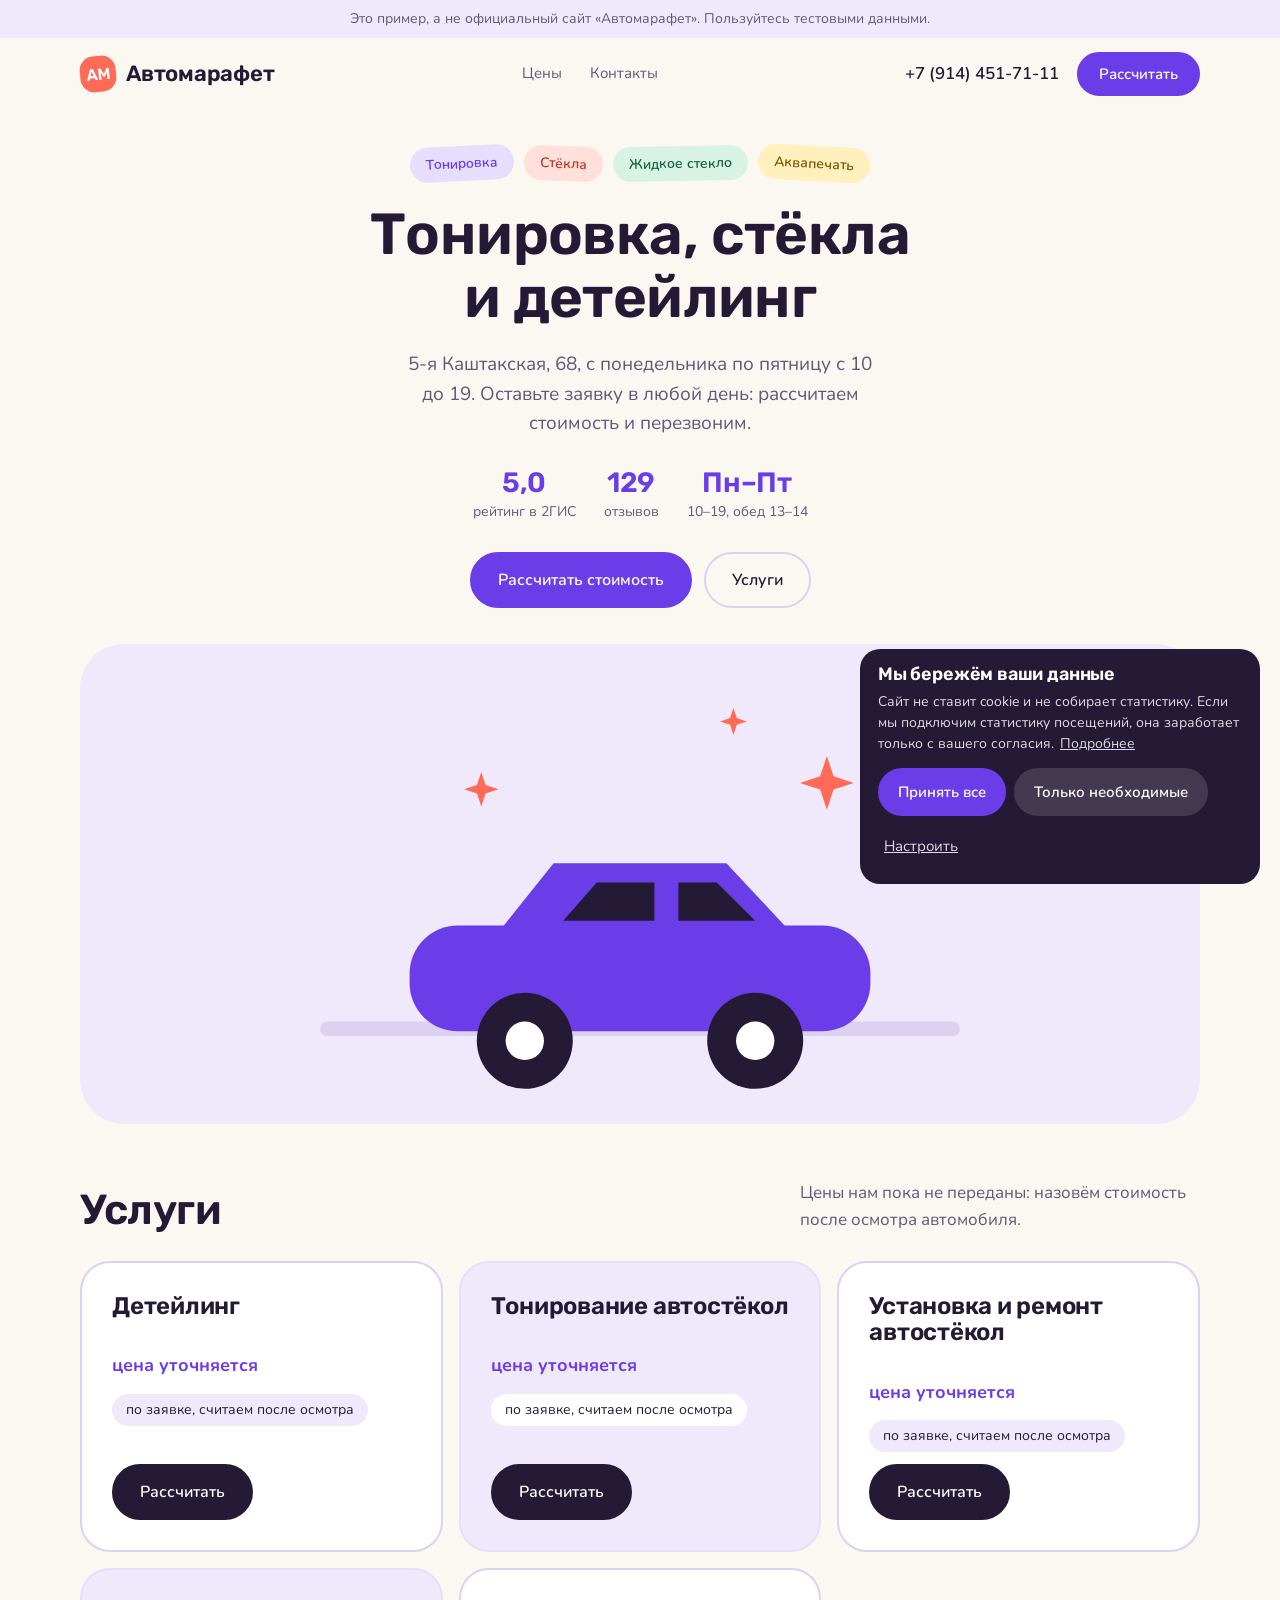
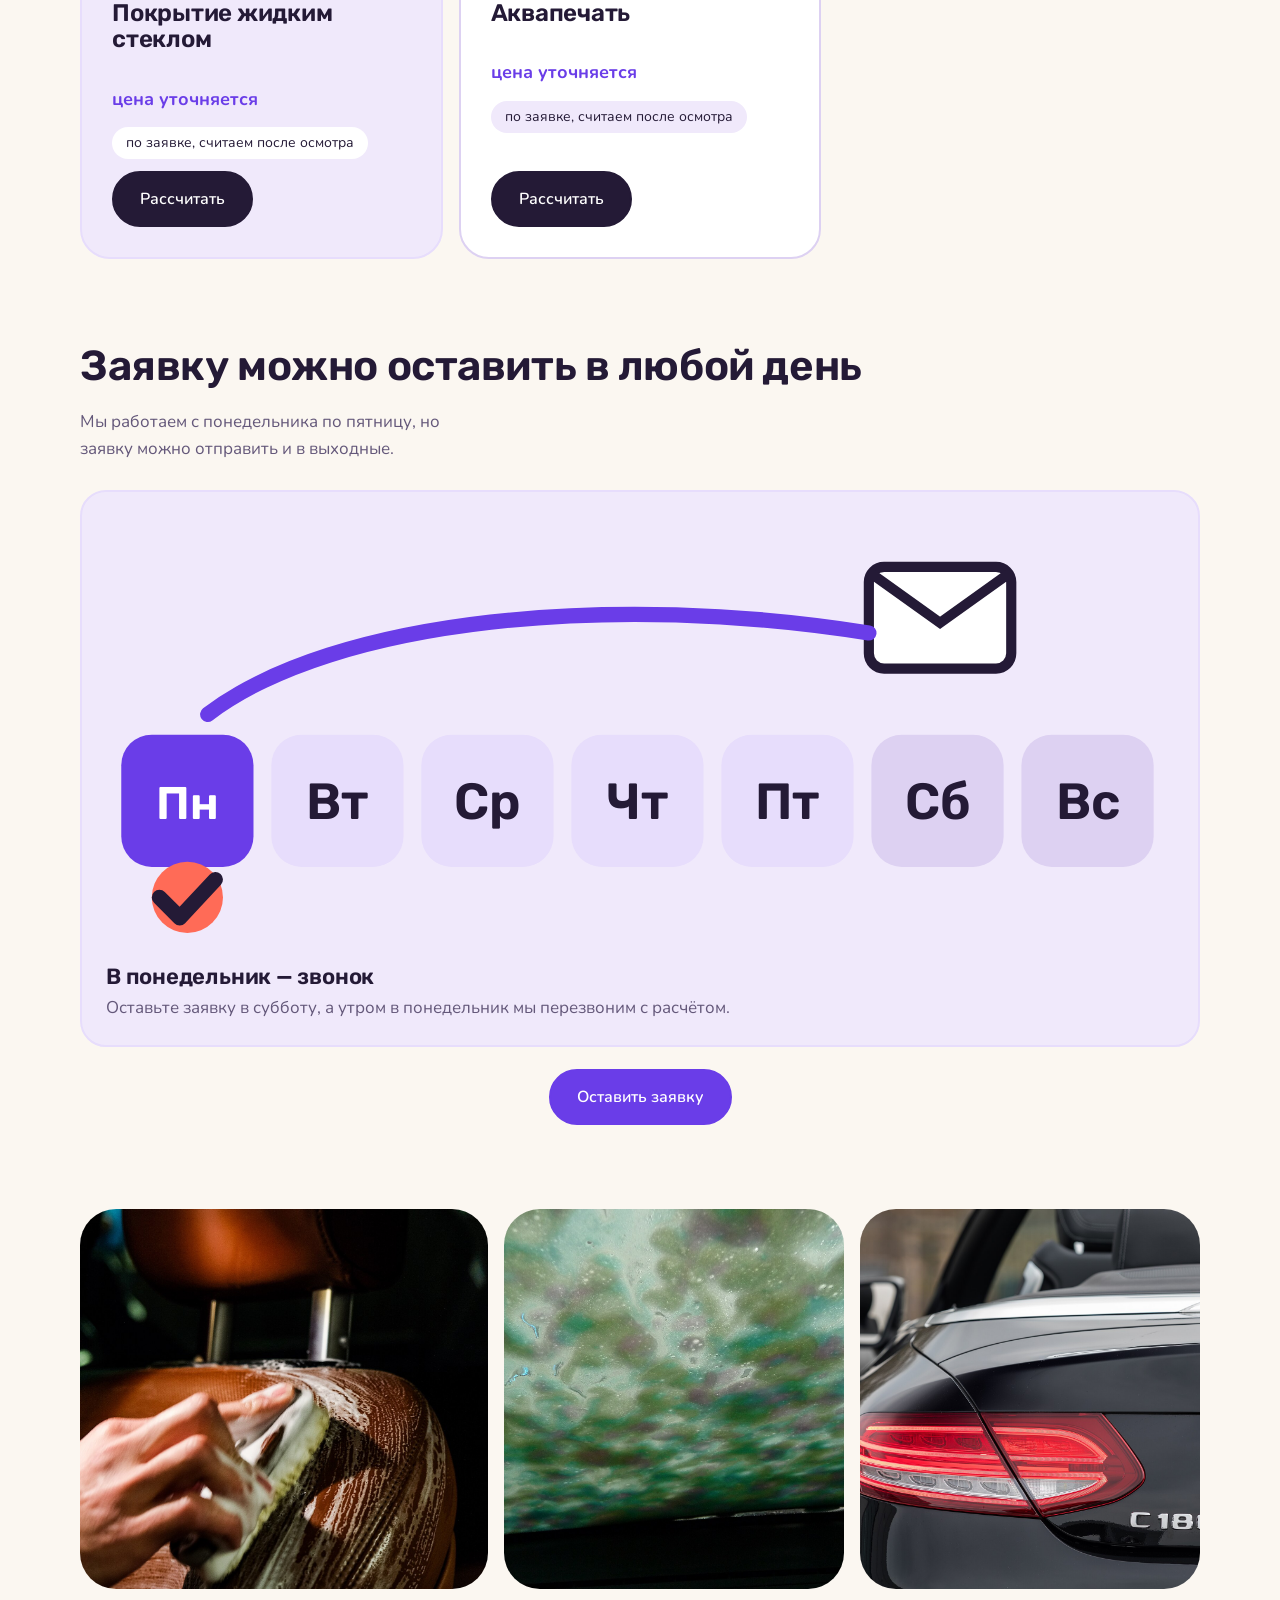
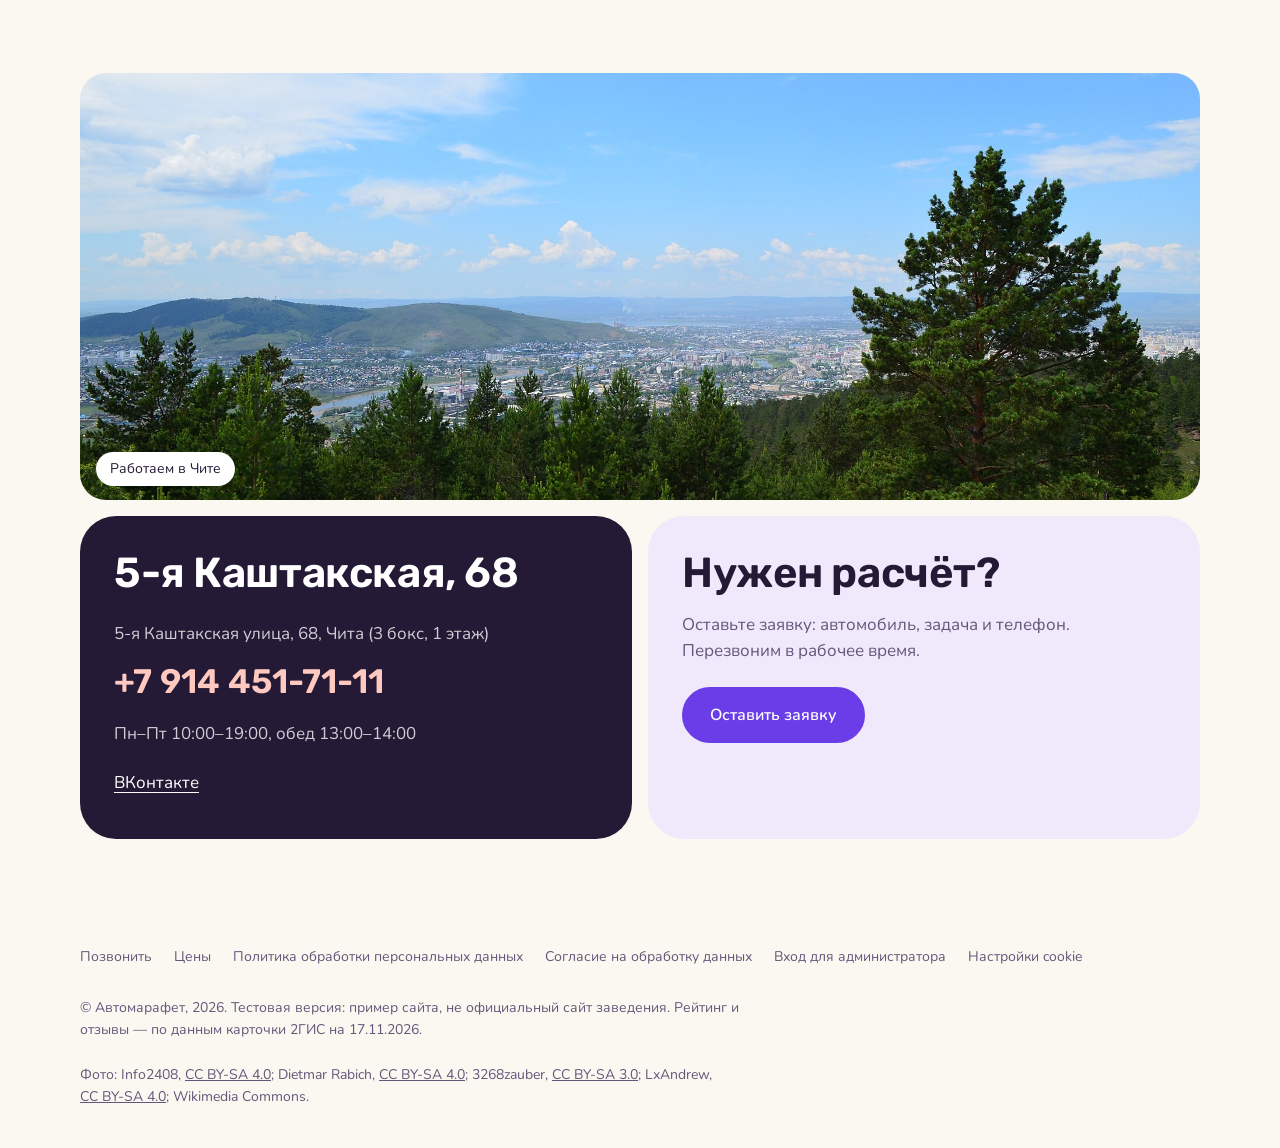
<file: index.html>
<!DOCTYPE html>
<html lang="ru">
<head>
<meta name="robots" content="noindex">
<meta charset="utf-8">
<!-- Странице можно грузить только свои файлы, обращаться только к Worker и (после согласия на cookie) к Метрике -->
<meta http-equiv="Content-Security-Policy" content="default-src 'self'; script-src 'self' 'unsafe-inline' https://mc.yandex.ru https://yastatic.net; style-src 'self' 'unsafe-inline'; img-src 'self' data: https://mc.yandex.ru https://mc.yandex.com; font-src 'self'; connect-src 'self' https://avtomarafet-zayavki.kenny-ki.workers.dev https://mc.yandex.ru https://mc.yandex.com; frame-src 'none'; object-src 'none'; base-uri 'self'; form-action 'self'">
<meta name="referrer" content="strict-origin-when-cross-origin">
<meta name="viewport" content="width=device-width, initial-scale=1">
<title>Автомарафет — детейлинг-центр в Чите: тонировка, стёкла, жидкое стекло</title>
<meta name="description" content="Автомарафет, детейлинг-центр в Чите, 5-я Каштакская, 68. Тонирование и ремонт автостёкол, покрытие жидким стеклом, аквапечать. Заявка на расчёт онлайн.">
<meta name="theme-color" content="#fbf7f1">
<link rel="icon" href="data:image/svg+xml,%3Csvg%20xmlns%3D%22http%3A%2F%2Fwww.w3.org%2F2000%2Fsvg%22%20viewBox%3D%220%200%2064%2064%22%3E%3Crect%20width%3D%2264%22%20height%3D%2264%22%20rx%3D%2214%22%20fill%3D%22%236a3de8%22%2F%3E%3Ctext%20x%3D%2232%22%20y%3D%2243%22%20text-anchor%3D%22middle%22%20font-size%3D%2230%22%20font-family%3D%22Arial%2Csans-serif%22%20font-weight%3D%22700%22%20fill%3D%22%23ffffff%22%3E%D0%90%D0%9C%3C%2Ftext%3E%3C%2Fsvg%3E">
<link rel="stylesheet" href="fonts/fonts.css">
<style>
:root{--bg:#fbf7f1;--surface:#ffffff;--soft:#f0e9fb;--ink:#241a36;--mute:#64587a;--accent:#6a3de8;--on-accent:#ffffff;--accent-soft:#e7ddfc;--line:#ddd1f2;--dark:#241a36;--on-dark:#ffffff;--live:#ff6b57;--scrim:rgba(36,26,54,.6);--ov:rgba(36,26,54,.5);--r:26px;--rs:16px;--rm:16px;--rl:40px;--rb:999px;--bw:2px;--dw:600;--dtrack:-.01em;--dcase:none;--accent-h:#5429c9;--accent-t:#6a3de8;--live-a:#ff6b57e6;--display:Rubik,system-ui,sans-serif;--text:Nunito,system-ui,sans-serif}
/* Общая основа сайтов «Чита»: всё управляется переменными темы. Оформление, шрифты и композицию каждый сайт задаёт сам. */
*{box-sizing:border-box;margin:0}
[hidden]{display:none!important}
html{scroll-behavior:smooth;scroll-padding-top:84px;-webkit-text-size-adjust:100%}
body{background:var(--bg);color:var(--ink);font:400 17px/1.55 var(--text);-webkit-font-smoothing:antialiased;overflow-x:hidden}
body.lock{overflow:hidden}
img{display:block;width:100%;height:100%;object-fit:cover}
a{color:inherit;text-decoration:none}
button,input,select,textarea{font:inherit;color:inherit}
:focus-visible{outline:3px solid var(--accent);outline-offset:3px}
::selection{background:var(--accent-soft)}
.skip{position:absolute;left:-9999px}.skip:focus{left:16px;top:8px;z-index:99;background:var(--ink);color:var(--bg);padding:8px 14px;border-radius:999px}
.wrap{max-width:1160px;margin:0 auto;padding:0 20px}
h1,h2,h3{font-family:var(--display);font-weight:var(--dw);letter-spacing:var(--dtrack);text-transform:var(--dcase);line-height:1.1}
h1{font-size:clamp(38px,6vw,68px)}
h2{font-size:clamp(28px,4vw,42px)}
.btn{display:inline-flex;align-items:center;justify-content:center;gap:8px;border:var(--bw) solid var(--accent);cursor:pointer;font:600 16px var(--text);padding:15px 26px;min-height:48px;border-radius:var(--rb);background:var(--accent);color:var(--on-accent);transition:transform .2s,background .2s,color .2s}
.btn:hover{background:var(--accent-h);border-color:var(--accent-h);transform:translateY(-2px)}
.btn:disabled{opacity:.6;cursor:default;transform:none}
.btn.soft{background:transparent;color:var(--ink);border-color:var(--line)}
.btn.soft:hover{background:var(--soft);border-color:var(--ink)}
.live{display:inline-block;width:10px;height:10px;border-radius:50%;background:var(--live);animation:pulse 2s infinite;flex:none}
@keyframes pulse{0%{box-shadow:0 0 0 0 var(--live-a)}70%,100%{box-shadow:0 0 0 10px transparent}}
.ic{width:1.2em;height:1.2em;fill:none;stroke:currentColor;stroke-width:1.8;stroke-linecap:round;stroke-linejoin:round;flex:none}

/* плашка тестовой версии */
.demo{background:var(--soft);font-size:14px;text-align:center;padding:8px 20px;color:var(--mute)}
/* на телефоне — одна строка, чтобы первый экран достался заголовку и кнопке записи */
@media(max-width:600px){.demo{font-size:12.5px;padding:6px 16px;white-space:nowrap;overflow:hidden;text-overflow:ellipsis}.demo-x{display:none}}

/* шапка */
header{position:sticky;top:0;z-index:40;background:var(--bg)}
.nav{display:flex;align-items:center;justify-content:space-between;height:72px;gap:16px}
.logo{display:flex;align-items:center;gap:10px;font:var(--dw) 24px var(--display);text-transform:var(--dcase);letter-spacing:var(--dtrack)}
.logo i{min-width:36px;height:36px;padding:0 6px;border-radius:var(--rm);background:var(--accent);color:var(--on-accent);display:grid;place-items:center;font-style:normal;font-size:17px;position:relative}
nav{display:flex;gap:28px;color:var(--mute);font-size:15px}
nav a:hover{color:var(--ink)}
.nav-r{display:flex;align-items:center;gap:18px}
.nav-r .btn{padding:10px 20px;font-size:15px;min-height:44px}
.tel{font-weight:600}
@media(max-width:860px){nav{display:none}}
@media(max-width:520px){.tel{display:none}}

/* общие блоки */
main section,main .board{margin-bottom:84px}
.head{display:flex;justify-content:space-between;align-items:end;gap:20px;flex-wrap:wrap;margin-bottom:28px}
.head p{color:var(--mute);max-width:400px}

/* первый экран: варианты */
.hero{padding:36px 0 56px}
.hero .lead{color:var(--mute);font-size:19px;margin:20px 0 30px;max-width:480px}
.hero .cta{display:flex;gap:12px;flex-wrap:wrap}
.hero .pic{overflow:hidden;background:var(--soft);border-radius:var(--rl)}
.hero.v-split{display:grid;grid-template-columns:1.05fr .95fr;gap:40px;align-items:center}
.hero.v-split .pic{aspect-ratio:4/3.4}
/* на телефоне сначала заголовок и кнопка записи, фото под ними */
@media(max-width:820px){.hero.v-split{grid-template-columns:1fr;padding-top:12px;gap:24px}.hero.v-split .pic{aspect-ratio:16/11}}
.hero.v-full{position:relative;display:grid;align-items:end;min-height:min(78vh,640px);padding:0;border-radius:var(--rl);overflow:hidden;color:var(--on-dark);margin-top:8px}
.hero.v-full{margin-bottom:56px}
.hero.v-full .pic{position:absolute;inset:0;border-radius:0}
.hero.v-full .pic::after{content:"";position:absolute;inset:0;background:var(--ov)}
.hero.v-full .in{position:relative;z-index:1;padding:clamp(24px,5vw,56px);max-width:760px}
.hero.v-full .lead{color:inherit;opacity:.9}
.hero.v-center{text-align:center}
.hero.v-center .in{max-width:800px;margin:0 auto 36px}
.hero.v-center .lead{margin-left:auto;margin-right:auto}
.hero.v-center .cta{justify-content:center}
.hero.v-center .pic{aspect-ratio:21/9}
@media(max-width:700px){.hero.v-center .pic{aspect-ratio:4/3}}

/* свободное время */
.board{background:var(--soft);border-radius:var(--rl);padding:26px}
.board-top{display:flex;justify-content:space-between;align-items:center;gap:16px;flex-wrap:wrap;margin-bottom:18px}
.board h2{font-size:26px;display:flex;align-items:center;gap:12px}
.tabs{display:flex;gap:6px;background:var(--surface);padding:5px;border-radius:999px;overflow-x:auto;scrollbar-width:none}
.tabs button{border:0;background:none;cursor:pointer;font-weight:500;font-size:14px;min-height:40px;padding:8px 16px;border-radius:999px;color:var(--mute);white-space:nowrap}
.tabs button[aria-pressed="true"]{background:var(--ink);color:var(--bg)}
/* все часы в одной строке: на компьютере делят ширину поровну, на узком экране лента листается (колёсико, перетаскивание, полоса прокрутки) */
.hours{--hg:10px;display:flex;flex-wrap:nowrap;gap:var(--hg);overflow-x:auto;scrollbar-width:thin;padding-bottom:6px;cursor:grab;-webkit-overflow-scrolling:touch}
.hours > .hour{flex:1 1 0;min-width:68px;max-width:130px}
.hours > .hour:first-child{margin-left:auto}
.hours > .hour:last-child{margin-right:auto}
.hours.drag{cursor:grabbing}
.hours.drag .hour{pointer-events:none}
.hour{border:0;font:600 18px var(--display);letter-spacing:.5px;padding:16px 0;border-radius:var(--rs);text-align:center;background:transparent;color:var(--mute);opacity:.75}
.hour.busy{text-decoration:line-through}
.hour.past{opacity:.4} /* прошедший час: бледный, без зачёркивания — не путать с занятым */
.hour.wait{text-decoration:none}
.hour.free{background:var(--surface);color:var(--accent-t);cursor:pointer;opacity:1;transition:transform .2s,background .2s,color .2s}
.hour.free:hover,.hour.free:focus-visible{background:var(--accent);color:var(--on-accent);transform:translateY(-3px)}
.board .note{margin-top:14px;color:var(--mute);font-size:14px}
.hours > p,.hours > .wait:only-child{flex:1 1 100%;max-width:none;margin:0;text-align:left;padding:16px 4px;margin:0;font:400 16px var(--text);text-decoration:none}
@media(max-width:600px){.board{padding:20px 16px}}
/* вид табло: rows — прямоугольные клетки с жирной рамкой, bar — сплошная шкала */
[data-bstyle="rows"] .hour{border:var(--bw) solid var(--ink);border-radius:var(--rs);opacity:1;color:var(--mute)}
[data-bstyle="rows"] .hour.free{border-color:var(--ink)}
[data-bstyle="rows"] .hour.past,[data-bstyle="rows"] .hour.busy{border-color:var(--line)}
[data-bstyle="bar"] .hours{--hg:0px;border:var(--bw) solid var(--ink);border-radius:var(--rs);padding-bottom:0;background:var(--surface)}
[data-bstyle="bar"] .hour{border-radius:0;border-right:var(--bw) solid var(--line);padding:18px 0}
[data-bstyle="bar"] .hour.free{background:var(--accent);color:var(--on-accent)}
[data-bstyle="bar"] .hour.free:hover{background:var(--ink);color:var(--bg);transform:none}
/* телефон: лента часов и вкладки дней обрезались по краю («13:0», «Послезавтр»), 17.11.2026.
   Часы — сеткой по 4 в ряд без прокрутки, вкладки — на всю ширину */
@media(max-width:600px){
  .board-top{display:grid;grid-template-columns:minmax(0,1fr)}
  .tabs{width:100%}
  .tabs button{flex:1 1 0;min-width:0;padding:8px 2px;font-size:13px;letter-spacing:0}
  .hours{display:grid;grid-template-columns:repeat(4,minmax(0,1fr));overflow:visible;cursor:auto;padding-bottom:0}
  /* :first-child/:last-child — иначе margin:auto от широкой ленты сжимает первый и последний час в кружок (17.11.2026) */
  .hours > .hour,.hours > .hour:first-child,.hours > .hour:last-child{min-width:0;max-width:none;margin:0;font-size:15px;letter-spacing:0;padding:13px 0}
  .hours > p,.hours > .wait:only-child{grid-column:1/-1}
  [data-bstyle="bar"] .hours{overflow:hidden}
  [data-bstyle="bar"] .hour{border-bottom:var(--bw) solid var(--line)}
}

/* цены */
.chips{display:flex;gap:8px;flex-wrap:wrap;margin-bottom:24px}
.chips button{border:var(--bw) solid transparent;cursor:pointer;font-weight:500;font-size:15px;min-height:44px;padding:10px 18px;border-radius:999px;background:var(--soft);transition:background .2s}
.chips button:hover{background:var(--line)}
.chips button[aria-pressed="true"]{background:var(--accent);color:var(--on-accent)}
.plans{display:grid;grid-template-columns:repeat(auto-fit,minmax(var(--plan-min,280px),1fr));gap:16px}
.plan{border-radius:var(--r);padding:30px;background:var(--soft);display:flex;flex-direction:column;gap:12px}
.plan.alt{background:var(--accent-soft)}
.plan h3{font-size:24px}
.plan .price{font:var(--dw) 46px/1.1 var(--display);letter-spacing:var(--dtrack)}
.plan .price .cur{font-size:.5em;color:var(--mute)}
.plan .price .from{font-size:.4em;color:var(--mute);margin-right:2px}
.plan .price .ask{font:500 20px var(--text);color:var(--mute);letter-spacing:0;text-transform:none}
.plan p{color:var(--mute)}
.plan .time{display:inline-block;align-self:flex-start;background:var(--surface);border-radius:999px;padding:5px 14px;font-size:14px}
.plan .btn{align-self:flex-start;margin-top:auto}
@media(max-width:700px){.plan{padding:24px}}
/* list и table — прайс строками */
[data-plans="list"] .plans,[data-plans="table"] .plans{grid-template-columns:1fr;gap:0}
[data-plans="list"] .plan,[data-plans="table"] .plan{display:grid;grid-template-columns:minmax(0,1fr) auto auto;grid-template-areas:"h pr b" "p t b";align-items:center;gap:4px 28px;padding:22px 0;border-radius:0;background:none;border-bottom:var(--bw) solid var(--line)}
[data-plans="list"] .plan.alt,[data-plans="table"] .plan.alt{background:none}
[data-plans="list"] .plan h3,[data-plans="table"] .plan h3{grid-area:h;font-size:22px}
[data-plans="list"] .plan p,[data-plans="table"] .plan p{grid-area:p}
[data-plans="list"] .plan .price,[data-plans="table"] .plan .price{grid-area:pr;font-size:32px;text-align:right}
[data-plans="list"] .plan .time,[data-plans="table"] .plan .time{grid-area:t;justify-self:end;background:none;padding:0;color:var(--mute)}
[data-plans="list"] .plan .btn,[data-plans="table"] .plan .btn{grid-area:b;align-self:center;margin:0}
[data-plans="table"] .plans{border:var(--bw) solid var(--ink);border-radius:var(--r);overflow:hidden;background:var(--surface)}
[data-plans="table"] .plan{padding:20px 24px;border-bottom:var(--bw) solid var(--ink)}
[data-plans="table"] .plan:last-child{border-bottom:0}
@media(max-width:700px){
  [data-plans="list"] .plan,[data-plans="table"] .plan{grid-template-columns:minmax(0,1fr);grid-template-areas:"h" "p" "pr" "t" "b";gap:6px}
  [data-plans="list"] .plan .price,[data-plans="table"] .plan .price,[data-plans="list"] .plan .time,[data-plans="table"] .plan .time{text-align:left;justify-self:start}
  [data-plans="table"] .plan{padding:18px}
}

/* допуслуги */
.extras{display:grid;grid-template-columns:.9fr 1.1fr;gap:16px}
.extras .pic{border-radius:var(--r);overflow:hidden;min-height:340px}
.list{background:var(--soft);border-radius:var(--r);padding:12px 26px 20px}
.list h3{font-size:22px;margin:16px 0 4px}
.list ul{list-style:none;padding:0}
.list li{display:grid;grid-template-columns:1fr auto;gap:2px 12px;padding:10px 0}
.list li b{font-weight:600;white-space:nowrap}
.list li small{grid-column:1/-1;color:var(--mute);font-size:14px}
@media(max-width:820px){.extras{grid-template-columns:1fr}.extras .pic{min-height:220px}}

/* как это работает */
.steps{display:grid;grid-template-columns:repeat(3,1fr);gap:16px}
.step{background:var(--soft);border-radius:var(--r);padding:28px}
.step i{width:48px;height:48px;border-radius:var(--rm);background:var(--accent-soft);color:var(--accent-t);display:grid;place-items:center;margin-bottom:16px;font-style:normal;font-size:24px}
.step h3{font-size:22px;margin-bottom:8px}
.step p{color:var(--mute)}
@media(max-width:700px){.steps{grid-template-columns:1fr}}

/* фото */
.strip{display:grid;grid-template-columns:1.3fr 1fr;grid-template-rows:380px;gap:16px}
.strip.three{grid-template-columns:1.2fr 1fr 1fr}
.strip figure{border-radius:var(--r);overflow:hidden}
@media(max-width:700px){.strip,.strip.three{grid-template-columns:1fr;grid-template-rows:none}.strip figure{aspect-ratio:16/10}}

/* контакты */
.hero .pic.art{display:grid;place-items:center;background:var(--soft)}
.hero .pic.art svg{width:100%;height:100%;display:block}
/* свой блок сайта (sites/_art.mjs → sig): карточки с векторной картинкой; цвета берутся из темы */
.sg-g{display:grid;grid-template-columns:1fr 1fr;gap:16px}
.sg-g.three{grid-template-columns:repeat(3,1fr)}
.sg-g.one{grid-template-columns:1fr}
.sg-c{margin:0;background:var(--surface);border:var(--bw) solid var(--line);border-radius:var(--r);padding:24px}
.sg-c.on{background:var(--soft);border-color:var(--accent-soft)}
.sg-c svg{display:block;width:100%;height:auto;margin-bottom:16px}
.sg-c figcaption{color:var(--mute)}
.sg-c figcaption b{display:block;font:var(--dw) 22px/1.2 var(--display);letter-spacing:var(--dtrack);text-transform:var(--dcase);color:var(--ink);margin-bottom:4px}
.sg-cta{margin-top:22px;text-align:center}
@media(max-width:800px){.sg-g,.sg-g.three{grid-template-columns:1fr}.sg-c{padding:18px}}
.a-acc{fill:var(--accent)}.a-ink{fill:var(--ink)}.a-soft{fill:var(--accent-soft)}.a-live{fill:var(--live)}.a-surf{fill:var(--surface)}
.a-mute{fill:var(--line)}.a-line{fill:var(--line)}.a-glass{fill:var(--soft)}.a-bg{fill:var(--soft)}
.a-ring{stroke:var(--mute);stroke-width:6}.a-hand{fill:none;stroke:var(--ink);stroke-width:6;stroke-linecap:round}
.a-tick{fill:none;stroke:var(--ink);stroke-width:6;stroke-linecap:round;stroke-linejoin:round}
.a-arrow{fill:none;stroke:var(--accent);stroke-width:6;stroke-linecap:round;stroke-linejoin:round}
.a-tickw{fill:none;stroke:var(--on-accent);stroke-width:7;stroke-linecap:round;stroke-linejoin:round}
.a-t{font:700 20px var(--display);fill:var(--ink)}.a-ts{font:600 15px var(--text);fill:var(--mute)}.a-tw{font:700 18px var(--display);fill:var(--on-accent)}
.contact{display:grid;grid-template-columns:1fr 1fr;gap:16px}
.city{position:relative;margin-bottom:16px;border-radius:var(--r);overflow:hidden;aspect-ratio:21/8}
.city figcaption{position:absolute;left:16px;bottom:14px;background:var(--surface);color:var(--ink);font-size:14px;padding:6px 14px;border-radius:var(--rb)}
@media(max-width:700px){.city{aspect-ratio:16/10}}
.card{border-radius:var(--r);padding:34px;background:var(--soft)}
.card.dark{background:var(--dark);color:var(--on-dark)}
.card.dark p{opacity:.78}
.card.dark a:hover{text-decoration:underline;text-underline-offset:4px}
.card h2{margin-bottom:16px}
.card .big{font:var(--dw) 34px/1.2 var(--display);display:block;margin:6px 0 18px}
.card .txt{color:var(--mute);margin-bottom:22px}
.card .links{display:flex;gap:14px;flex-wrap:wrap;margin-top:14px}
.card .links a{text-decoration:underline;text-underline-offset:4px}
@media(max-width:700px){.contact{grid-template-columns:minmax(0,1fr)}.card{padding:26px}.card .big{font-size:clamp(19px,6vw,30px)}}
/* номер не переносится по дефису; карточка не шире колонки даже при широком шрифте (Detailing №1, 17.11.2026) */
.contact > *{min-width:0}
.card .big{white-space:nowrap;overflow:hidden;text-overflow:ellipsis}

/* подвал */
footer{padding:12px 0 40px;color:var(--mute);font-size:14px}
footer .lnk{display:flex;flex-wrap:wrap;gap:8px 22px;margin-bottom:18px}
footer .lnk a:hover,footer .lnk button:hover{color:var(--ink)}
footer .legal{display:flex;justify-content:space-between;gap:24px;flex-wrap:wrap}
footer .legal p{max-width:680px}
footer .legal a{text-decoration:underline}
.cclink{font:inherit;color:inherit;background:none;border:0;padding:0;cursor:pointer}

/* запись: выезжающая панель */
#book{position:fixed;inset:0;z-index:60;visibility:hidden;transition:visibility 0s .38s}
#book.open{visibility:visible;transition:none}
.ovl{position:absolute;inset:0;background:var(--scrim);opacity:0;transition:opacity .3s}
#book.open .ovl{opacity:1}
.drawer{position:absolute;top:0;right:0;bottom:0;width:min(500px,100%);background:var(--surface);color:var(--ink);border-radius:var(--rl) 0 0 var(--rl);overflow:hidden;display:flex;flex-direction:column;transform:translateX(100%);transition:transform .38s cubic-bezier(.2,.8,.2,1)}
#book.open .drawer{transform:none}
@media(max-width:520px){.drawer{border-radius:0}}
.dh{display:flex;align-items:center;justify-content:space-between;padding:18px 24px;background:var(--soft)}
.dh h2{font-size:28px;display:flex;align-items:center;gap:10px}
.dh h2:focus{outline:none}
.x{width:46px;height:46px;border:0;border-radius:50%;background:var(--surface);cursor:pointer;display:grid;place-items:center;transition:background .2s}
.x:hover{background:var(--accent-soft)}
.x svg{width:20px;height:20px;stroke:var(--ink);stroke-width:2;fill:none}
.db{flex:1;overflow-y:auto;padding:24px;overscroll-behavior:contain}
#f{display:grid;gap:20px}
#f label,.field{display:grid;gap:8px}
.lbl{font-weight:600}
#f select,#f input:not([type=checkbox]),#f textarea{width:100%;min-height:52px;padding:12px 16px;border:var(--bw) solid transparent;border-radius:var(--rs);background:var(--soft);color:var(--ink);font-size:16px}
#f textarea{min-height:92px;resize:vertical}
#f select{-webkit-appearance:none;appearance:none;padding-right:44px;background:var(--soft) url("data:image/svg+xml,%3Csvg xmlns='http://www.w3.org/2000/svg' viewBox='0 0 24 24' fill='none' stroke='%23888' stroke-width='2'%3E%3Cpath d='m6 9 6 6 6-6'/%3E%3C/svg%3E") no-repeat right 14px center/18px}
#f select option{background:var(--surface);color:var(--ink)}
#f select:focus,#f input:not([type=checkbox]):focus,#f textarea:focus{outline:2px solid var(--accent);outline-offset:0}
input::placeholder,textarea::placeholder{color:var(--mute)}
.hint{font-size:14px;color:var(--mute)}
details.more summary{cursor:pointer;color:var(--accent-t);font-weight:600;list-style:none;display:flex;align-items:center;gap:8px;min-height:44px}
details.more summary::-webkit-details-marker{display:none}
details.more summary::before{content:"+";width:26px;height:26px;border-radius:50%;background:var(--accent-soft);display:grid;place-items:center;transition:transform .2s}
details.more[open] summary::before{transform:rotate(45deg)}
.ex{display:grid;gap:2px;margin-top:6px}
.ex label{display:grid!important;grid-template-columns:22px 1fr auto;align-items:center;gap:12px!important;min-height:44px;cursor:pointer}
.ex input{width:20px;height:20px;accent-color:var(--accent)}
.ex b{font-weight:600;white-space:nowrap}
.sum{display:flex;justify-content:space-between;align-items:center;gap:12px;padding:16px 18px;border-radius:var(--rs);background:var(--accent-soft)}
.sum small{display:block;color:var(--mute);font-size:13px}
.sum b.ask{font:600 18px var(--text);text-transform:none;letter-spacing:0;text-align:right;white-space:normal}
.sum b{font:var(--dw) 28px/1 var(--display);text-transform:none;white-space:nowrap}
#f > *,#f .field > *{min-width:0} /* иначе сетка формы растягивается по ленте дней и лента не листается */
#f{grid-template-columns:minmax(0,1fr)}
.ddw{position:relative;min-width:0}
.dd{display:flex;gap:8px;overflow-x:auto;padding-bottom:4px;scrollbar-width:none;scroll-behavior:smooth;cursor:grab}
.dd.drag{cursor:grabbing;scroll-behavior:auto}
.dd.drag button{pointer-events:none}
.ddn{position:absolute;top:50%;transform:translateY(calc(-50% - 2px));z-index:2;width:44px;height:44px;border:0;border-radius:50%;background:var(--ink);color:var(--bg);display:grid;place-items:center;cursor:pointer;transition:background .2s}
.ddn:hover{background:var(--accent);color:var(--on-accent)}
.ddn svg{width:18px;height:18px;fill:none;stroke:currentColor;stroke-width:2.4;stroke-linecap:round;stroke-linejoin:round}
.ddn.prev{left:-6px}.ddn.next{right:-6px}
.dd button{flex:0 0 auto;border:0;cursor:pointer;background:var(--soft);border-radius:var(--rs);padding:10px 14px;min-width:66px;min-height:56px;font-size:13px;color:var(--mute);transition:background .2s}
.dd button b{display:block;font:var(--dw) 20px var(--display);color:var(--ink)}
.dd button.on{background:var(--ink);color:var(--bg)}
.dd button.on b{color:var(--bg)}
.picked{margin-bottom:10px;color:var(--mute);font-size:14px}
.slots{display:grid;grid-template-columns:repeat(auto-fill,minmax(84px,1fr));gap:8px}
.slot{min-height:46px;border:0;border-radius:999px;background:var(--soft);cursor:pointer;font:600 16px var(--display);letter-spacing:.4px;transition:background .15s}
.slot:hover{background:var(--accent-soft)}
.slot.on{background:var(--accent);color:var(--on-accent)}
.consent{grid-template-columns:22px 1fr!important;align-items:start;font-size:14px;color:var(--mute)}
.consent input{width:20px;height:20px;margin-top:2px;accent-color:var(--accent)}
.consent a{color:var(--accent-t);text-decoration:underline}
.ok{display:none;text-align:center;padding:40px 10px}
.ok i{width:72px;height:72px;border-radius:50%;background:var(--accent-soft);display:grid;place-items:center;margin:0 auto 18px;font-style:normal;font-size:32px;color:var(--accent-t)}
.ok h3{font-size:28px;margin-bottom:10px}
.ok p{color:var(--mute);margin-bottom:24px}
.err{display:none;margin-top:16px;padding:14px 16px;border-radius:var(--rs);background:#fbe4de;color:#8a2a1c}
.hp{position:absolute;left:-9999px;width:1px;height:1px;overflow:hidden}

/* согласие на cookie: показывается при первом визите; до ответа ничего не загружается */
.cc{position:fixed;left:16px;right:16px;bottom:calc(16px + env(safe-area-inset-bottom));z-index:50;max-width:560px;margin:0 auto;padding:20px;border-radius:20px;background:var(--dark);color:var(--on-dark);font-size:14px;line-height:1.5}
.cc h3{font-size:20px;margin-bottom:6px;display:flex;align-items:center;gap:10px}
.cc p{opacity:.85}
.cc a{text-decoration:underline}
.cc .opts{display:none;margin-top:14px;gap:8px}
.cc.more .opts{display:grid}
.cc .opt{display:grid;grid-template-columns:22px 1fr;gap:10px;align-items:start;padding:12px 14px;border-radius:14px;background:rgba(255,255,255,.1);cursor:pointer}
.cc .opt input{width:20px;height:20px;margin-top:1px;accent-color:var(--accent)}
.cc .opt b{display:block;font-weight:600}
.cc .opt span{opacity:.75}
.cc .row{display:flex;flex-wrap:wrap;gap:8px;margin-top:14px}
.cc .btn{padding:11px 18px;font-size:15px}
.cc .btn.ghost{background:rgba(255,255,255,.14);color:inherit;border-color:transparent}
.cc .btn.ghost:hover{background:rgba(255,255,255,.24)}
.cc .lnkbtn{background:none;border:0;color:inherit;opacity:.85;text-decoration:underline;cursor:pointer;padding:11px 6px;font-size:15px}
@media(max-width:520px){.cc{left:10px;right:10px;padding:14px 14px 6px;border-radius:16px;font-size:13px;line-height:1.4}.cc h3{font-size:17px;margin-bottom:4px}.cc .row{gap:8px;margin-top:10px}.cc .row .btn{flex:1 1 0;min-width:0;padding:11px 8px;font-size:14px;min-height:44px}.cc .row .lnkbtn{flex:1 0 100%;text-align:center;padding:12px 6px;min-height:44px}}
/* на широком экране баннер уходит в правый нижний угол: текст hero слева остаётся открытым */
@media(min-width:900px){.cc{left:auto;right:20px;margin:0;max-width:400px;padding:16px 18px}.cc h3{font-size:18px}}

/* зоны нажатия не меньше 44 px: подвал, контакты, шапка, подписи фото */
footer .lnk{gap:0 22px}
footer .lnk a,.cclink{display:inline-flex;align-items:center;min-height:44px}
footer .legal a{display:inline-block;padding:12px 4px;margin:-12px -4px}
.card a:not(.btn):not(.big){display:inline-flex;align-items:center;min-height:44px}
.card .links{gap:4px 18px}
.logo{min-height:44px}
@media(min-width:521px){.nav-r .tel{display:inline-flex;align-items:center;min-height:44px}}
.cc a{display:inline-block;padding:10px 2px;margin:-10px 0}

@media (prefers-reduced-motion:reduce){
  html{scroll-behavior:auto}
  .drawer,.ovl{transition:none}
  .live{animation:none}
  .btn:hover,.hour.free:hover{transform:none}
}

/* цифры из карточки 2ГИС под заголовком */
.facts{display:flex;gap:28px;flex-wrap:wrap;list-style:none;padding:0;margin:0 0 30px}
@media(max-width:440px){.facts{gap:18px;flex-wrap:nowrap;margin-bottom:22px}.facts li{min-width:0}}
.facts li{font-size:14px;color:var(--mute)}
.facts b{display:block;font:var(--dw) 36px/1 var(--display);letter-spacing:var(--dtrack);color:var(--ink);margin-bottom:4px}
.hero.v-full .facts li{color:inherit;opacity:.85}
.hero.v-full .facts b{color:inherit}

/* ---- оформление «Автомарафет» ---- */

.logo{font-size:22px}
.logo i{background:var(--live);color:#fff;font:600 16px var(--display);border-radius:14px;transform:rotate(-6deg)}
h1{font-size:clamp(34px,5vw,58px);line-height:1.1;text-wrap:balance}
.stickers{display:flex;gap:10px;justify-content:center;flex-wrap:wrap;margin-bottom:22px}
.stickers b{font:600 14px var(--text);padding:8px 16px;border-radius:999px;background:var(--accent-soft);color:var(--accent);transform:rotate(-3deg)}
.stickers b:nth-child(2){background:#ffe0da;color:#b73a27;transform:rotate(2deg)}
.stickers b:nth-child(3){background:#d9f2e6;color:#14663f;transform:rotate(-1deg)}
.stickers b:nth-child(4){background:#fff0bd;color:#7a5a00;transform:rotate(3deg)}
.hero.v-center .pic{border-radius:44px;aspect-ratio:21/9}
.hero.v-center .facts{justify-content:center}
.facts b{color:var(--accent);font-size:28px}
.plan{background:var(--surface);border:2px solid var(--line);border-radius:30px}
.plan.alt{background:var(--soft);border-color:var(--accent-soft)}
.plan .price .ask{font:700 18px var(--text);color:var(--accent)}
.plan .time{background:var(--soft)}
.plan.alt .time{background:#fff}
.plan .btn{background:var(--ink);border-color:var(--ink);color:#fff}
.plan .btn:hover{background:var(--accent);border-color:var(--accent)}
.step{background:var(--surface);border:2px solid var(--line);border-radius:32px;text-align:center}
.step i{margin:0 auto 14px;background:var(--accent);color:#fff;border-radius:50%;width:60px;height:60px}
.step:nth-child(2) i{background:var(--live)}
.step:nth-child(3) i{background:#1f9d62}
.strip figure{border-radius:36px}
.card{background:var(--soft);border-radius:36px}
.card.dark{background:var(--ink)}
.card .big{color:#ffc9c0}

</style>
</head>
<body data-plans="cards" data-bstyle="pills">
<a class="skip" href="#ceny">Перейти к ценам</a>
<div class="demo" role="note">Это пример, а не официальный сайт «Автомарафет»<span class="demo-x">. Пользуйтесь тестовыми данными</span>.</div>

<header>
  <div class="wrap nav">
    <a class="logo" href="#" aria-label="Автомарафет, наверх"><i aria-hidden="true">АМ</i>Автомарафет</a>
    <nav aria-label="Разделы"><a href="#ceny">Цены</a><a data-extras href="#dop">Дополнительно</a><a href="#kontakty">Контакты</a></nav>
    <div class="nav-r">
      <a class="tel" id="h-tel" href="tel:+79144517111">+7 (914) 451-71-11</a>
      <button class="btn" type="button" data-book>Рассчитать</button>
    </div>
  </div>
</header>

<main class="wrap">
  <div class="hero v-center"><div class="in"><span class="stickers" aria-hidden="true"><b>Тонировка</b><b>Стёкла</b><b>Жидкое стекло</b><b>Аквапечать</b></span><h1>Тонировка, стёкла и&nbsp;детейлинг</h1><p class="lead">5-я Каштакская, 68, с понедельника по пятницу с 10 до 19. Оставьте заявку в любой день: рассчитаем стоимость и перезвоним.</p><ul class="facts"><li><b>5,0</b>рейтинг в 2ГИС</li><li><b>129</b>отзывов</li><li><b>Пн–Пт</b>10–19, обед 13–14</li></ul><div class="cta"><button class="btn" type="button" data-book>Рассчитать стоимость</button><a class="btn soft" href="#ceny">Услуги</a></div></div><div class="pic art"><svg viewBox="0 0 400 300" role="img" aria-label="Машина с тонированными стёклами"><rect class="a-bg" width="400" height="300"/><rect class="a-line" x="0" y="236" width="400" height="9" rx="4.5"/><g transform="translate(56 128) scale(3)"><rect class="a-acc" x="0" y="16" width="96" height="22" rx="10"/><path class="a-acc" d="M18 18 30 3h36l14 15z"/><path class="a-ink" d="M32 15 39 7h12v8zM56 7h8l8 8H56z"/><circle class="a-ink" cx="24" cy="40" r="10"/><circle class="a-surf" cx="24" cy="40" r="4"/><circle class="a-ink" cx="72" cy="40" r="10"/><circle class="a-surf" cx="72" cy="40" r="4"/></g><path class="a-live" transform="translate(300 70) scale(1.4)" d="M12 0l3 9 9 3-9 3-3 9-3-9-9-3 9-3z"/><path class="a-live" transform="translate(90 80) scale(0.9)" d="M12 0l3 9 9 3-9 3-3 9-3-9-9-3 9-3z"/><path class="a-live" transform="translate(250 40) scale(0.7)" d="M12 0l3 9 9 3-9 3-3 9-3-9-9-3 9-3z"/></svg></div></div>
  <section id="ceny" aria-labelledby="h-ceny"><div class="head"><h2 id="h-ceny">Услуги</h2><p>Цены нам пока не переданы: назовём стоимость после осмотра автомобиля.</p></div><div class="chips" id="chips" aria-label="Класс автомобиля"></div><div class="plans" id="plans"></div></section>
  <section class="sg" aria-labelledby="h-nedelya"><div class="head"><h2 id="h-nedelya">Заявку можно оставить в любой день</h2><p>Мы работаем с понедельника по пятницу, но заявку можно отправить и в выходные.</p></div><div class="sg-g one"><figure class="sg-c on"><svg viewBox="0 0 420 170" role="img" aria-label="Заявка в субботу приходит в понедельник"><rect class="a-acc" x="6" y="86" width="52" height="52" rx="12"/><text class="a-tw" x="32" y="119" text-anchor="middle">Пн</text><rect class="a-soft" x="65" y="86" width="52" height="52" rx="12"/><text class="a-t" x="91" y="119" text-anchor="middle">Вт</text><rect class="a-soft" x="124" y="86" width="52" height="52" rx="12"/><text class="a-t" x="150" y="119" text-anchor="middle">Ср</text><rect class="a-soft" x="183" y="86" width="52" height="52" rx="12"/><text class="a-t" x="209" y="119" text-anchor="middle">Чт</text><rect class="a-soft" x="242" y="86" width="52" height="52" rx="12"/><text class="a-t" x="268" y="119" text-anchor="middle">Пт</text><rect class="a-mute" x="301" y="86" width="52" height="52" rx="12"/><text class="a-t" x="327" y="119" text-anchor="middle">Сб</text><rect class="a-mute" x="360" y="86" width="52" height="52" rx="12"/><text class="a-t" x="386" y="119" text-anchor="middle">Вс</text><rect class="a-surf" x="300" y="20" width="56" height="40" rx="6" style="stroke:var(--ink);stroke-width:4"/><path d="m300 22 28 20 28-20" style="fill:none;stroke:var(--ink);stroke-width:4"/><path class="a-arrow" d="M300 46C200 30 90 40 40 78"/><circle class="a-live" cx="32" cy="150" r="14"/><path class="a-tick" d="m21 150l8 8 14-15"/></svg><figcaption><b>В понедельник — звонок</b>Оставьте заявку в субботу, а утром в понедельник мы перезвоним с расчётом.</figcaption></figure></div><p class="sg-cta"><button class="btn" type="button" data-book data-service="Тонирование автостёкол">Оставить заявку</button></p></section>
  <section aria-label="Чита"><div class="strip three"><figure><img src="img/interior.jpg" width="1600" height="1000" alt="Химчистка сиденья в салоне" loading="lazy"></figure><figure><img src="img/aktiv.jpg" width="1600" height="1000" alt="Пена на лобовом стекле во время мойки" loading="lazy"></figure><figure><img src="img/glossy.jpg" width="1600" height="1000" alt="Чистый блестящий чёрный кузов крупным планом" loading="lazy"></figure></div></section>
  <section id="kontakty" aria-labelledby="h-kont"><figure class="city"><img src="img/batareya.jpg" width="1600" height="1000" alt="Вид на Читу с горы Батарейной" loading="lazy"><figcaption>Работаем в Чите</figcaption></figure><div class="contact"><div class="card dark"><h2 id="h-kont">5-я Каштакская, 68</h2><p><a id="c-addr" href="#" target="_blank" rel="noopener">5-я Каштакская улица, 68, Чита (3 бокс, 1 этаж)</a></p><a class="big" id="c-tel" href="#"></a><p id="c-hrs"></p><div class="links" id="c-links"></div></div><div class="card"><h2>Нужен расчёт?</h2><p class="txt">Оставьте заявку: автомобиль, задача и телефон. Перезвоним в рабочее время.</p><button class="btn" type="button" data-book>Оставить заявку</button></div></div></section>
</main>

<footer>
  <div class="wrap">
    <div class="lnk" id="foot-lnk">
      <a href="tel:+79144517111">Позвонить</a>
      <a href="#ceny">Цены</a>
      <a href="privacy.html">Политика обработки персональных данных</a>
      <a href="soglasie.html">Согласие на обработку данных</a>
      <a href="admin.html">Вход для администратора</a>
    </div>
    <div class="legal">
      <p>© <span id="fbrand">Автомарафет</span>, 2026. Тестовая версия: пример сайта, не официальный сайт заведения. Рейтинг и отзывы — по данным карточки 2ГИС на 17.11.2026.</p>
      <p>Фото: Info2408, <a href="https://creativecommons.org/licenses/by-sa/4.0" target="_blank" rel="noopener">CC BY-SA 4.0</a>; Dietmar Rabich, <a href="https://creativecommons.org/licenses/by-sa/4.0" target="_blank" rel="noopener">CC BY-SA 4.0</a>; 3268zauber, <a href="https://creativecommons.org/licenses/by-sa/3.0" target="_blank" rel="noopener">CC BY-SA 3.0</a>; LxAndrew, <a href="https://creativecommons.org/licenses/by-sa/4.0" target="_blank" rel="noopener">CC BY-SA 4.0</a>; Wikimedia Commons.</p>
    </div>
  </div>
</footer>

<div id="book">
  <div class="ovl" id="ovl"></div>
  <aside class="drawer" id="drawer" role="dialog" aria-modal="true" aria-labelledby="dtitle" aria-hidden="true">
    <div class="dh">
      <h2 id="dtitle" tabindex="-1"><span class="live" aria-hidden="true"></span><span id="dtitle-t" data-book="Заявка на расчёт">Заявка на расчёт</span></h2>
      <button class="x" type="button" id="dclose" aria-label="Закрыть"><svg viewBox="0 0 24 24" aria-hidden="true"><path d="M6 6l12 12M18 6 6 18"/></svg></button>
    </div>
    <div class="db">
      <form id="f">
        <label id="lvl-wrap"><span class="lbl">Класс автомобиля</span><select name="level" id="level"></select></label>
        <label><span class="lbl">Услуга</span><select name="service" id="svc"></select></label>
        <details class="more only-book" id="more"><summary>Добавить услуги</summary><div class="ex" id="ex"></div></details>
        <p class="sum" id="sum"></p>
        <div class="field only-book"><span class="lbl">День</span><div class="ddw"><button class="ddn prev" type="button" id="dd-prev" aria-label="Предыдущие дни" hidden><svg viewBox="0 0 24 24" aria-hidden="true"><path d="m15 6-6 6 6 6"/></svg></button><div class="dd" id="days"></div><button class="ddn next" type="button" id="dd-next" aria-label="Следующие дни" hidden><svg viewBox="0 0 24 24" aria-hidden="true"><path d="m9 6 6 6-6 6"/></svg></button></div></div>
        <div class="field only-book"><span class="lbl">Время</span><div id="times" aria-live="polite"></div></div>
        <label class="only-req" hidden><span class="lbl">Автомобиль</span><input name="car" maxlength="80" autocomplete="off" placeholder="Марка и модель"></label>
        <label class="only-req" hidden><span class="lbl">Что нужно сделать</span><textarea name="comment" maxlength="300" placeholder="Коротко опишите задачу (необязательно)"></textarea></label>
        <label><span class="lbl">Имя</span><input name="name" required autocomplete="given-name" maxlength="40" placeholder="Как к вам обращаться"></label>
        <label><span class="lbl">Телефон</span><input name="phone" aria-describedby="phint" type="tel" inputmode="tel" required autocomplete="tel" maxlength="18" placeholder="+7 (___) ___-__-__" pattern="\+7 \(\d{3}\) \d{3}-\d{2}-\d{2}" title="Введите номер полностью: +7 (999) 123-45-67"><span class="hint" id="phint">Перезвоним, чтобы подтвердить</span></label>
        <!-- ловушка для ботов: поле скрыто от людей и программ чтения с экрана -->
        <label class="hp" aria-hidden="true">Сайт<input name="website" tabindex="-1" autocomplete="off"></label>
        <label class="consent"><input type="checkbox" name="consent" required><span>Я даю <a href="soglasie.html" target="_blank" rel="noopener">согласие на обработку персональных данных</a> (имя, телефон, данные автомобиля) для записи или расчёта</span></label>
        <button class="btn" type="submit">Записаться</button>
      </form>
      <div class="ok" id="ok" role="status">
        <i aria-hidden="true">✓</i>
        <h3>Заявка принята</h3>
        <p id="ok-text">Мы перезвоним и подтвердим.</p>
        <button class="btn" type="button" id="again">Готово</button>
      </div>
      <p class="err" id="err" role="alert"></p>
    </div>
  </aside>
</div>

<script src="app.js"></script>
</body>
</html>
</file>
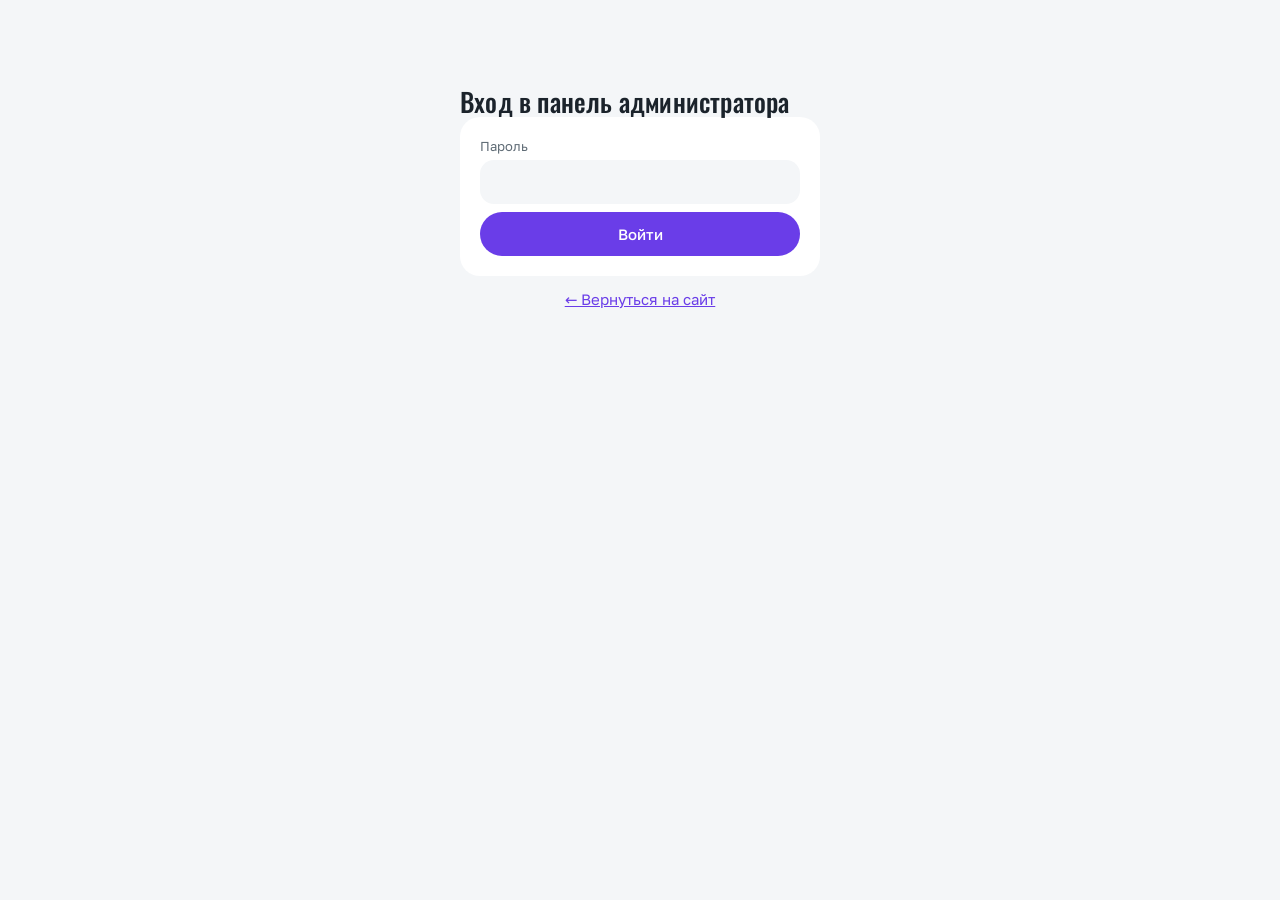
<file: admin.html>
<!DOCTYPE html>
<html lang="ru">
<head>
<meta charset="utf-8">
<!-- Только свои файлы и Worker; никаких сторонних скриптов рядом с паролем и записями клиентов -->
<meta http-equiv="Content-Security-Policy" content="default-src 'self'; script-src 'self' 'unsafe-inline'; style-src 'self' 'unsafe-inline'; img-src 'self' data:; font-src 'self'; connect-src https://avtomarafet-zayavki.kenny-ki.workers.dev; frame-src 'none'; object-src 'none'; base-uri 'self'; form-action 'self'">
<meta name="referrer" content="no-referrer">
<meta name="viewport" content="width=device-width, initial-scale=1">
<meta name="robots" content="noindex, nofollow">
<!-- Панель нельзя открыть внутри чужой страницы (защита от подмены кликов) -->
<style>html{display:none}</style>
<script>if (window.top === window.self) document.documentElement.style.display = 'block'; else window.top.location = window.self.location;</script>
<title>Панель администратора</title>
<link rel="icon" type="image/png" href="favicon.png">
<link rel="stylesheet" href="fonts/fonts.css">
<style>
:root{--bg:#f4f6f8;--card:#ffffff;--ink:#1b232b;--muted:#5f6b75;--line:#e3e7eb;--line2:#d3d9df;--accent:#6a3de8;--on-accent:#ffffff;--red:#b23a2e;--ok:#2f7a3e;--warn:#8a6414}
*{box-sizing:border-box;margin:0}
body{font-family:"Golos Text",system-ui,-apple-system,"Segoe UI",Roboto,sans-serif;background:var(--bg);color:var(--ink);line-height:1.5;font-size:15px;padding:24px 16px}
a{color:var(--accent)}
:focus-visible{outline:2px solid var(--accent);outline-offset:2px}
.wrap{max-width:1100px;margin:0 auto}
h1{font-size:24px;font-weight:600;letter-spacing:-.02em}
h2{font-size:18px;font-weight:600;margin:20px 0 8px}
h3{font-size:15px;font-weight:600;margin-bottom:6px}
.layout{display:grid;grid-template-columns:200px minmax(0,1fr);grid-template-areas:"top top" "tabs main";column-gap:32px}
.top{grid-area:top;padding-bottom:16px;border-bottom:1px solid var(--line);margin-bottom:24px}
.tabs{grid-area:tabs;align-self:start;flex-direction:column;gap:4px;margin:0;position:sticky;top:24px}
.tabs button{border:0;background:transparent;color:var(--muted);text-align:left;padding:12px;font-size:15px}
.tabs button.on{background:var(--ink);color:var(--bg)}
#pb,#pc{grid-area:main;min-width:0}
.card{background:var(--card);border:1px solid var(--line);border-radius:16px;padding:16px;margin-bottom:12px}
button{font:inherit;cursor:pointer;border-radius:12px;border:1px solid var(--line2);background:var(--card);color:var(--ink);padding:9px 14px;min-height:44px}
a.btnlink{display:inline-flex;align-items:center;font:inherit;border-radius:12px;border:1px solid var(--line2);background:var(--card);color:var(--ink);padding:9px 14px;min-height:44px;text-decoration:none}
button.primary{background:var(--accent);border-color:var(--accent);color:var(--on-accent);font-weight:500}
button.danger{background:var(--card);color:var(--red);border-color:var(--red)}
button:disabled{opacity:.5;cursor:default}
input,select{font:inherit;padding:9px 10px;min-height:44px;border:1px solid var(--line2);border-radius:12px;background:var(--bg);color:var(--ink);width:100%;min-width:0}
input:focus,select:focus{border-color:var(--ink)}
label.f{display:grid;gap:4px;font-size:13px;color:var(--muted)}
.row{display:flex;gap:8px;flex-wrap:wrap;align-items:flex-end}
.row>*{flex:1 1 140px}
.row>button{flex:0 0 auto}
.top{display:flex;justify-content:space-between;align-items:center;gap:8px}
.tabs{display:flex}
.bk{display:grid;grid-template-columns:70px 1fr auto;gap:10px;align-items:center;padding:12px 0;border-top:1px solid var(--line)}
.bk:first-child{border-top:0}
.bk .t{font-weight:600;font-size:18px}
.bk small{color:var(--muted)}
.badge{display:inline-block;font-size:12px;padding:1px 8px;border-radius:99px;border:1px solid currentColor;margin-left:6px}
.new{color:var(--warn)}.okb{color:var(--ok)}
.acts{display:flex;gap:6px;flex-wrap:wrap;justify-content:flex-end}
.days{font-weight:600;margin:16px 0 6px;text-transform:capitalize}
.hours{display:grid;grid-template-columns:repeat(auto-fill,minmax(110px,1fr));gap:6px;margin-top:8px}
/* вкладки настроек и закреплённая внизу кнопка сохранения */
.stabs{display:flex;flex-wrap:wrap;gap:6px;margin-bottom:14px}
.stabs button{min-height:40px;padding:8px 16px;background:transparent;color:var(--muted)}
.stabs button.on{background:var(--ink);color:var(--bg);border-color:var(--ink)}
.savebar{position:sticky;bottom:0;z-index:3;display:flex;flex-wrap:wrap;align-items:center;gap:12px;padding:12px 0;background:var(--bg);border-top:1px solid var(--line)}
.savebar .msg{margin:0;color:var(--muted)}
.savebar .msg.good{color:var(--ok)}.savebar .msg.err{color:var(--red)}
/* цены услуги: по рамке на тип кузова, внутри цена и минуты */
.lvls{display:grid;grid-template-columns:repeat(auto-fit,minmax(200px,1fr));gap:10px;margin-top:10px}
.lvl{border:1px solid var(--line);border-radius:14px;padding:10px 12px}
.lvl-t{font-size:13px;font-weight:600;color:var(--warn);margin-bottom:6px}
.lvl .two{display:grid;grid-template-columns:1fr 1fr;gap:8px}
.msg{margin:8px 0;font-size:14px}.msg.err{color:var(--red)}.msg.good{color:var(--ok)}
.hint{color:var(--muted);font-size:13px}
.empty{color:var(--muted);padding:12px 0}
/* допуслуги в ручной записи: на всю ширину формы, галочки сеткой */
.row>.exbox{flex:1 1 100%}
.exg{display:grid;grid-template-columns:repeat(auto-fill,minmax(220px,1fr));gap:4px 16px}
label.ex{display:grid;grid-template-columns:20px 1fr auto;align-items:center;gap:10px;min-height:40px;font-size:15px;color:var(--ink);cursor:pointer}
label.ex input{width:18px;height:18px;min-height:0;padding:0;accent-color:var(--accent)}
label.ex b{font-weight:500;white-space:nowrap}
/* итоговые цены */
.bk .price{margin-left:10px;font-weight:600;white-space:nowrap}
.days{display:flex;justify-content:space-between;align-items:baseline;gap:12px;flex-wrap:wrap}
.dsum{text-transform:none;font-weight:500;color:var(--muted);font-size:14px}
#mtot{font-size:16px;color:var(--ink);font-weight:600;margin-top:6px}
@media (max-width:760px){.layout{grid-template-columns:1fr;grid-template-areas:"top" "tabs" "main"}.tabs{flex-direction:row;margin-bottom:12px}.bk{grid-template-columns:60px 1fr}.acts{grid-column:1/-1;justify-content:flex-start}}
/* === Скругления: единый стиль форм и кнопок === */
button,a.btnlink{border-radius:999px}
input,select{border-radius:14px}
/* свой вид списков: Safari иначе рисует их светлыми, и текст на тёмной теме не читается */
select{-webkit-appearance:none;appearance:none;padding-right:36px;background:var(--bg) url("data:image/svg+xml,%3Csvg xmlns='http://www.w3.org/2000/svg' viewBox='0 0 24 24' fill='none' stroke='%231b232b' stroke-width='2'%3E%3Cpath d='m6 9 6 6 6-6'/%3E%3C/svg%3E") no-repeat right 12px center/16px}
select option{background:var(--card);color:var(--ink)}
.card{border-radius:18px}
.bk,.bk:first-child{padding:12px 14px;margin-bottom:8px;border:1px solid var(--line);border-radius:14px;background:var(--bg)}

/* ===== Новый вид в стиле сайта: белые карточки на светло-сером, без линий, всё скруглено ===== */
:root{--bg:#f4f6f8;--card:#ffffff;--soft:#f4f6f8;--deep:#e9edf1;--blue-soft:#e7ddfc;--sand:#f0c987}
body{font-size:15px;padding:28px 20px}
h1,h2,.bk .t{font-family:Oswald,"Arial Narrow",sans-serif;font-weight:500;letter-spacing:.2px}
h1{font-size:26px;line-height:1.1}
h2{font-size:24px}
.top{border-bottom:0;padding-bottom:0;margin-bottom:28px}
.brand{display:flex;align-items:center;gap:12px}
.brand i{width:42px;height:42px;border-radius:14px;background:var(--accent);color:#fff;display:grid;place-items:center;font:500 22px Oswald,sans-serif;font-style:normal;position:relative;flex:none}
.brand i::after{content:"";position:absolute;right:-3px;top:-3px;width:12px;height:12px;border-radius:50%;background:var(--sand);border:2px solid var(--bg)}
.brand small{color:var(--muted);font-size:13px}
.card{border:0;border-radius:20px;padding:20px}
.card h3{font-size:17px}
/* кнопки: без рамок, мягкие подложки */
button,a.btnlink{border:0;background:var(--card);font-weight:500;transition:background .15s,transform .15s}
button:hover,a.btnlink:hover{background:var(--deep)}
.card button,.card a.btnlink{background:var(--deep)}
.card button:hover{background:#dde2e8}
button.primary,.card button.primary{background:var(--accent);color:#fff}
button.primary:hover,.card button.primary:hover{background:color-mix(in srgb,#6a3de8 85%,#000)}
button.danger,.card button.danger{background:#fbe8e6;color:var(--red);border:0}
button.danger:hover,.card button.danger:hover{background:#f6d5d1}
.tabs button,.stabs button{background:transparent;transition:none}
.tabs button:hover{background:var(--deep)}
.tabs button.on,.tabs button.on:hover{background:var(--ink);color:#fff}
/* поля: серые подложки без рамок, синий фокус */
input,select{border:0;background-color:var(--soft)}
input:focus,select:focus{outline:2px solid var(--accent);outline-offset:0}
/* шапка списка: заголовок слева, управление справа */
.lhead{display:flex;justify-content:space-between;align-items:center;gap:12px;flex-wrap:wrap;margin:32px 0 6px}
.lhead h2{margin:0}
.lctl{display:flex;align-items:center;gap:10px;flex-wrap:wrap;justify-content:flex-end}
.lctl select{width:auto;min-width:180px;background-color:var(--card)}
.upd{color:var(--muted);font-size:13px}
.refresh{display:inline-flex;align-items:center;gap:8px;padding:9px 18px 9px 14px}
.refresh svg{width:18px;height:18px;fill:none;stroke:currentColor;stroke-width:2.2;stroke-linecap:round;stroke-linejoin:round}
.refresh.busy svg{animation:spin .8s linear infinite}
.refresh:disabled{opacity:1}
@keyframes spin{to{transform:rotate(360deg)}}
/* дни и записи */
.days{text-transform:none;font-size:15px;margin:22px 4px 8px}
.days > span:first-child{display:inline-block}
.days > span:first-child::first-letter{text-transform:uppercase}
.bk,.bk:first-child{border:0;background:var(--soft);border-radius:16px;padding:14px 16px;grid-template-columns:72px 1fr auto}
.bk:last-child{margin-bottom:0}
.bk .t{font-size:22px}
.bk strong{font-weight:600;margin-right:4px}
.bk small{display:block;margin-top:2px}
.bk small + br{display:none}
.bk a{display:inline-block;margin-top:4px;font-weight:500;text-decoration:none}
.bk a:hover{text-decoration:underline}
.badge{border:0;padding:2px 10px;font-weight:500;vertical-align:1px}
.badge.okb{background:#e3f2e6;color:var(--ok)}
.badge.new{background:#fbf1dc;color:var(--warn)}
.badge:not(.okb):not(.new){background:var(--deep);color:var(--muted)}
.bk .price{display:inline-block;margin-left:6px;padding:2px 10px;border-radius:999px;background:var(--blue-soft);color:var(--accent);font-weight:600}
/* ручная запись */
#mtot{display:inline-block;align-self:start;padding:8px 14px;border-radius:12px;background:#fbf1dc;font-size:16px}
label.ex{border-radius:10px;padding:0 6px;margin:0 -6px}
label.ex:hover{background:var(--soft)}
.savebar{border-top:0;background:var(--bg)}
.lvl{border:0;background:var(--soft)}
.lvl input,.lvl select{background-color:var(--card)}
@media (max-width:760px){
  body{padding:18px 12px}
  .lhead{align-items:flex-start}
  .lctl{width:100%;justify-content:space-between}
  .upd{order:3;width:100%}
  .bk,.bk:first-child{grid-template-columns:56px 1fr;padding:12px;gap:8px 10px}
  .bk .t{font-size:20px}
  .tabs{position:static;background:var(--card);padding:4px;border-radius:999px;width:max-content;max-width:100%}
  .tabs button{padding:9px 18px}
  #pb > .card,#books .card{padding:12px}
  .card{padding:16px}
  .lctl{width:auto}
  .upd{order:0;width:auto}
  /* шапка: заголовок и кнопки не вылезают за экран */
  .top{flex-wrap:wrap;gap:12px}
  h1{font-size:22px}
  .brand i{width:38px;height:38px;font-size:20px}
  .top .row{flex-wrap:wrap!important}
  .top .row button,.top .row a.btnlink{padding:8px 16px;min-height:40px}
}
/* поля одной ширины во всех браузерах: Safari на iPhone растягивает поле даты по своей ширине и оно наезжает на соседнее */
.row>*{min-width:0}
input[type=date]{-webkit-appearance:none;appearance:none;display:block;min-width:0;max-width:100%;width:100%;text-align:left;line-height:24px}
input[type=date]::-webkit-date-and-time-value{text-align:left;min-height:24px}
@media (max-width:760px){
  #mf > label.f{flex:1 1 calc(50% - 4px)}
  #mf > .exbox,#mf > label.f:has(#mn),#mf > label.f:has(#mp){flex-basis:100%}
  #mf > button{flex:1 1 100%}
}

/* ===== 17.11.2026: статусы, итоговая цена, действия иконками (ПК — справа внизу, телефон — смахиванием) ===== */
.lhead{margin-top:0}
#mcard{margin-top:14px}
.savebar{position:static}
.bk .badge.st-new{background:#eceff2;color:#5f6b75}
.bk .badge.st-ok{background:#e3edfd;color:#2659b8}
.bk .badge.st-done{background:#e1f3e6;color:#237a3d}
.bk .badge.st-no{background:#fbe5e3;color:#b23a2e}
.bk .price{background:#e1f3e6;color:#237a3d}
.bkw{position:relative;margin-bottom:8px;border-radius:16px;overflow:hidden;background:var(--soft)}
.bkw:last-child{margin-bottom:0}
.bkw .bk,.bkw .bk:first-child{position:relative;z-index:1;margin:0;grid-template-columns:72px minmax(0,1fr);padding:14px 16px 64px;background:var(--soft);transition:transform .22s ease}
.bk .mid{min-width:0}
.bk .pline{margin-top:6px;display:flex;flex-wrap:wrap;align-items:center;gap:4px 8px}
.bk .price{margin:0}
.bk .pnote{color:var(--muted);font-size:13px}
.bk a.tel{display:inline-block;margin-top:6px}
.sw{position:absolute;right:12px;bottom:12px;z-index:2;display:flex;gap:6px}
.ib{position:relative;width:40px;height:40px;min-height:0;padding:0;border-radius:50%;display:flex;flex-direction:column;align-items:center;justify-content:center;gap:3px}
.ib svg{width:20px;height:20px;fill:none;stroke:currentColor;stroke-width:2.2;stroke-linecap:round;stroke-linejoin:round;flex:none}
.ib span{position:absolute;width:1px;height:1px;overflow:hidden;clip:rect(0 0 0 0);white-space:nowrap}
.card .ib.i-ok{background:#e3edfd;color:#2659b8}.card .ib.i-ok:hover{background:#d2e2fb}
.card .ib.i-done{background:#e1f3e6;color:#237a3d}.card .ib.i-done:hover{background:#cdebd6}
.card .ib.i-undo{background:var(--deep);color:var(--muted)}
.card .ib.i-price{background:#fbf1dc;color:#8a6414}.card .ib.i-price:hover{background:#f6e6c2}
.card .ib.i-call{background:var(--deep);color:var(--ink)}
.card .ib.i-no{background:#fbe5e3;color:#b23a2e}.card .ib.i-no:hover{background:#f6d5d1}
.pedit{margin-top:10px;padding:12px;border-radius:14px;background:var(--card);display:grid;gap:8px;max-width:420px}
.pedit .msg,.sheet .msg{margin:0}
.pbtns{display:flex;flex-wrap:wrap;gap:8px}
.shade{position:fixed;inset:0;z-index:50;background:rgba(15,20,25,.45)}
.sheet{position:fixed;left:0;right:0;bottom:0;z-index:51;background:var(--card);border-radius:22px 22px 0 0;padding:20px 16px calc(20px + env(safe-area-inset-bottom));display:grid;gap:10px;animation:up .2s ease}
.sheet input{font-size:24px;font-weight:600;min-height:56px}
.sheet .pbtns button{flex:1 1 0;min-height:50px}
@keyframes up{from{transform:translateY(100%)}to{transform:none}}
.swtip{color:var(--muted);font-size:13px;margin:0 0 8px}
@keyframes peek{0%,100%{transform:none}35%,60%{transform:translateX(-120px)}}
.bk.hint{animation:peek 1.8s ease .5s 1}
@media (max-width:760px){
  /* телефон: иконки под записью, запись уезжает влево (как в Telegram) */
  .bkw .bk,.bkw .bk:first-child{padding:12px;grid-template-columns:56px minmax(0,1fr);border-radius:0;touch-action:pan-y;user-select:none;-webkit-user-select:none}
  .bkw:not(.open) .sw{visibility:hidden}
  .bkw.drag .sw,.bkw.open .sw{visibility:visible}
  .sw{top:0;right:0;bottom:0;z-index:0;gap:0}
  .card .ib{width:58px;height:auto;border-radius:0;font-size:11px;font-weight:500;color:#fff}
  .ib span{position:static;width:auto;height:auto;clip:auto}
  .card .ib.i-ok,.card .ib.i-ok:hover{background:#3b78e0;color:#fff}
  .card .ib.i-done,.card .ib.i-done:hover{background:#2f9e57;color:#fff}
  .card .ib.i-undo,.card .ib.i-undo:hover{background:#7b8794;color:#fff}
  .card .ib.i-price,.card .ib.i-price:hover{background:#d9961a;color:#fff}
  .card .ib.i-call,.card .ib.i-call:hover{background:#5d7385;color:#fff}
  .card .ib.i-no,.card .ib.i-no:hover{background:#d64541;color:#fff}
  /* шапка в одну строку: название заведения, «На сайт» и «Выйти» */
  .top{flex-wrap:nowrap}
  .top h1{display:none}
  .brand small{font-size:16px;font-weight:600;color:var(--ink);line-height:1.2}
  .top .row{flex-wrap:nowrap!important;gap:6px!important}
  .top .row button,.top .row a.btnlink{padding:6px 12px;min-height:38px;font-size:14px}
  .lctl{width:100%;justify-content:flex-start}
  #addb{margin-left:auto}
}
</style>
</head>
<body>
<div class="wrap">

<div id="login" style="display:none;max-width:360px;margin:60px auto">
  <h1>Вход в панель администратора</h1>
  <form id="lf" class="card">
    <label class="f">Пароль<input id="pw" type="password" autocomplete="current-password" required></label>
    <p class="msg err" id="lerr"></p>
    <button class="primary" type="submit" style="width:100%">Войти</button>
  </form>
  <p style="text-align:center"><a href="index.html">← Вернуться на сайт</a></p>
</div>

<div id="app" style="display:none">
<div class="layout">
  <div class="top"><div class="brand"><i aria-hidden="true">АМ</i><div><h1>Панель администратора</h1><small>Автомарафет</small></div></div><div class="row" style="flex:0 0 auto;gap:8px;flex-wrap:nowrap"><a class="btnlink" href="index.html">На сайт</a><button id="out" type="button">Выйти</button></div></div>
  <div class="tabs"><button type="button" id="tb" class="on">Записи</button><button type="button" id="tc">Настройки</button></div>

  <div id="pb">
    <!-- сначала записи; ручная запись — по кнопке «+ Записать» (17.11.2026) -->
    <div class="lhead"><h2>Ближайшие записи</h2>
      <div class="lctl"><span class="upd" id="upd" aria-live="polite"></span><select id="fm" aria-label="Пост"></select><button id="rf" type="button" class="refresh"><svg viewBox="0 0 24 24" aria-hidden="true"><path d="M20 12a8 8 0 1 1-2.34-5.66"/><path d="M20 4v5h-5"/></svg>Обновить</button><button id="addb" type="button" class="primary" aria-expanded="false" aria-controls="mcard">+ Записать</button></div></div>
    <div class="card" id="mcard" hidden>
      <h3>Добавить запись вручную</h3>
      <p class="hint">Для звонков и тех, кто пришёл сам. Время сразу станет занятым на сайте. Так же можно закрыть час на мойке.</p>
      <form id="mf" class="row" style="margin-top:8px"></form>
      <p class="msg" id="mmsg"></p>
    </div>
    <p class="msg err" id="berr"></p>
    <div id="books"></div>
  </div>

  <div id="pc" style="display:none">
    <div id="cfg"></div>
  </div>
</div>
</div>
</div>

<script>
var W = 'https://avtomarafet-zayavki.kenny-ki.workers.dev';
var tok = sessionStorage.getItem('tk') || '';
var DAYS = ['Пн','Вт','Ср','Чт','Пт','Сб','Вс'];
var CFG = null, model = null, BOOKS = [], timer = null;
function $(id){ return document.getElementById(id); }
function el(t, c, x){ var n = document.createElement(t); if (c) n.className = c; if (x != null) n.textContent = x; return n; }

function api(path, body){
  var o = {headers: {'Authorization': 'Bearer ' + tok}};
  if (body !== undefined){ o.method = 'POST'; o.headers['Content-Type'] = 'application/json'; o.body = JSON.stringify(body); }
  return fetch(W + path, o).then(function(r){
    return r.json().catch(function(){ return {}; }).then(function(j){
      if (r.status === 401 && path !== '/admin/login'){ logout(); throw new Error('Войдите заново'); }
      if (!r.ok) throw new Error(j.error || ('Ошибка ' + r.status));
      return j;
    });
  });
}
function show(){
  var on = !!tok;
  $('login').style.display = on ? 'none' : 'block';
  $('app').style.display = on ? 'block' : 'none';
  if (on) init();
}
function logout(){ tok = ''; sessionStorage.removeItem('tk'); clearInterval(timer); document.title = 'Панель администратора'; show(); }
$('out').onclick = logout;
$('lf').onsubmit = function(e){
  e.preventDefault(); $('lerr').textContent = '';
  fetch(W + '/admin/login', {method: 'POST', headers: {'Content-Type': 'application/json'}, body: JSON.stringify({password: $('pw').value})})
    .then(function(r){ return r.json().then(function(j){ return {ok: r.ok, j: j}; }); })
    .then(function(x){
      if (!x.ok) throw new Error(x.j.error || 'Ошибка входа');
      tok = x.j.token; sessionStorage.setItem('tk', tok); $('pw').value = ''; show();
    })
    .catch(function(err){ $('lerr').textContent = err.message; });
};
function tab(t){
  $('pb').style.display = t === 'b' ? 'block' : 'none';
  $('pc').style.display = t === 'c' ? 'block' : 'none';
  $('tb').className = t === 'b' ? 'on' : ''; $('tc').className = t === 'c' ? 'on' : '';
}
$('tb').onclick = function(){ tab('b'); }; $('tc').onclick = function(){ tab('c'); };
$('addb').onclick = function(){
  var c = $('mcard'); c.hidden = !c.hidden;
  this.setAttribute('aria-expanded', String(!c.hidden)); this.textContent = c.hidden ? '+ Записать' : 'Скрыть форму';
  if (!c.hidden) c.scrollIntoView({block: 'nearest'});
};

function init(){
  fetch(W + '/config', {cache: 'no-cache'}).then(function(r){ return r.json(); }).then(function(c){
    CFG = c; model = JSON.parse(JSON.stringify(c));
    renderManual(); renderFilter(); renderCfg(); loadBooks();
    clearInterval(timer); timer = setInterval(function(){ if (!document.hidden) loadBooks(); }, 30000);
  }).catch(function(){ $('berr').textContent = 'Не удалось загрузить настройки. Проверьте Worker в Cloudflare.'; });}
function masterName(id){ var m = CFG.masters.filter(function(x){ return x.id === id; })[0]; return m ? m.name : id; }

/* ---------- записи ---------- */
function renderFilter(){
  var s = $('fm'); s.innerHTML = '';
  var o = el('option', '', 'Все посты'); o.value = ''; s.appendChild(o);
  CFG.masters.forEach(function(m){ var x = el('option', '', m.name); x.value = m.id; s.appendChild(x); });
  s.onchange = renderBooks; $('rf').onclick = loadBooks;
  s.style.display = CFG.masters.length < 2 ? 'none' : ''; // при одном посте фильтр не нужен
}
function loadBooks(){
  $('berr').textContent = ''; $('rf').classList.add('busy'); $('rf').disabled = true;
  api('/admin/bookings').then(function(j){
      BOOKS = j; renderBooks(); if (window.refreshManualTimes) window.refreshManualTimes();
      var n = new Date(); $('upd').textContent = 'Обновлено в ' + ('0' + n.getHours()).slice(-2) + ':' + ('0' + n.getMinutes()).slice(-2);
    })
    .catch(function(e){ $('berr').textContent = e.message; })
    .then(function(){ $('rf').classList.remove('busy'); $('rf').disabled = false; });
}
function rub(n){ return String(n).replace(/\B(?=(\d{3})+(?!\d))/g, ' ') + ' ₽'; }
// цена по прайсу (услуга по классу авто + допуслуги): {sum, from, unknown}; итоговая цена после расчёта хранится в записи (b.final)
function priceInfo(b){
  var r = {sum: 0, from: false, unknown: false};
  [b.service].concat(b.extras || []).forEach(function(name){
    var s = CFG.services.filter(function(x){ return x.name === name; })[0], p = s && (s.prices[b.level] || s.prices[Object.keys(s.prices)[0]]);
    if (!p || p.price == null){ r.unknown = true; return; }
    r.sum += p.price; if (p.from) r.from = true;
  });
  return r;
}
function listText(b){
  var p = priceInfo(b);
  if (p.unknown && !p.sum) return 'по прайсу: цена уточняется';
  return 'по прайсу: ' + (p.from || p.unknown ? 'от ' : '') + rub(p.sum);
}
// статусы: new — не подтверждена (серый), ok — подтверждена (голубой), done — выполнена (зелёный); отменённая запись удаляется
var ST = {'new': ['st-new', 'Не подтверждена'], ok: ['st-ok', 'Подтверждена'], done: ['st-done', 'Выполнена']};
var ICO = {
  ok: '<path d="M5 12.5l4.5 4.5L19 7.5"/>',
  done: '<path d="M2 12.5l4.5 4.5L16 7.5"/><path d="M11 15l2 2 9.5-9.5"/>',
  undo: '<path d="M9 14 4 9l5-5"/><path d="M4 9h10.5a5.5 5.5 0 0 1 0 11H11"/>',
  price: '<path d="M8 21V3h6a4.5 4.5 0 0 1 0 9H6M6 16h9"/>',
  call: '<path d="M6 3h4l2 5-2.5 1.5a11 11 0 0 0 5 5L16 12l5 2v4a2 2 0 0 1-2 2A16 16 0 0 1 4 6a2 2 0 0 1 2-3z"/>',
  no: '<path d="M6 6l12 12M18 6 6 18"/>'
};
var narrow = function(){ return window.matchMedia('(max-width:760px)').matches; };
var OPEN = null, EDIT = false, PENDING = false; // открытая свайпом запись и открытый ввод цены: обновление списка ждёт, пока их закроют
function uiBusy(){ return !!OPEN || EDIT; }
function flush(){ if (PENDING && !uiBusy()){ PENDING = false; renderBooks(); } }
function setOpen(w, on){
  var bk = w.querySelector('.bk');
  if (on && OPEN && OPEN !== w) setOpen(OPEN, false);
  bk.style.transform = on ? 'translateX(-' + w.querySelector('.sw').offsetWidth + 'px)' : '';
  w.classList.toggle('open', on); OPEN = on ? w : (OPEN === w ? null : OPEN);
  if (!on) flush();
}
// смахивание влево (как в Telegram): палец или мышь, вертикальная прокрутка не мешает
function swipe(w){
  var bk = w.querySelector('.bk'), sw = w.querySelector('.sw'), x0 = null, y0 = 0, dx = 0, base = 0, drag = null, moved = false;
  bk.addEventListener('pointerdown', function(e){
    if (!narrow() || e.button > 0) return;
    x0 = e.clientX; y0 = e.clientY; drag = null; moved = false; base = w.classList.contains('open') ? -sw.offsetWidth : 0; dx = base;
  });
  bk.addEventListener('pointermove', function(e){
    if (x0 == null) return;
    var ddx = e.clientX - x0, ddy = e.clientY - y0;
    if (drag === null){ if (Math.abs(ddx) < 8 && Math.abs(ddy) < 8) return; drag = Math.abs(ddx) > Math.abs(ddy); if (drag){ try { bk.setPointerCapture(e.pointerId); } catch (er) {} bk.style.transition = 'none'; w.classList.add('drag'); } }
    if (!drag) return;
    moved = true; dx = Math.min(0, Math.max(-sw.offsetWidth - 24, base + ddx)); bk.style.transform = 'translateX(' + dx + 'px)';
  });
  function end(){
    if (x0 == null) return; x0 = null; bk.style.transition = '';
    if (drag){ setOpen(w, dx < -sw.offsetWidth / 3); setTimeout(function(){ w.classList.remove('drag'); }, 250); }
  }
  bk.addEventListener('pointerup', end); bk.addEventListener('pointercancel', end);
  // тап по открытой записи закрывает её; после смахивания клик не срабатывает
  bk.addEventListener('click', function(e){
    if (moved){ e.preventDefault(); e.stopPropagation(); moved = false; return; }
    if (w.classList.contains('open') && !e.target.closest('a')){ e.preventDefault(); setOpen(w, false); }
  }, true);
}
document.addEventListener('pointerdown', function(e){ if (OPEN && !OPEN.contains(e.target)) setOpen(OPEN, false); });

// короткие подписи под иконками на телефоне; полное название — в подсказке и для программ чтения с экрана
var SHORT = {ok: 'Принять', done: 'Готово', undo: 'Вернуть', price: 'Цена', call: 'Звонок', no: 'Отмена'};
function ib(kind, cls, label, fn){
  var b = el('button', 'ib ' + cls); b.type = 'button'; b.title = label; b.setAttribute('aria-label', label);
  b.innerHTML = '<svg viewBox="0 0 24 24" aria-hidden="true">' + ICO[kind] + '</svg>'; b.appendChild(el('span', '', SHORT[kind]));
  b.onclick = function(e){ e.stopPropagation(); fn(); }; return b;
}
function plural(n, a, b, c){ return n % 10 === 1 && n % 100 !== 11 ? a : n % 10 >= 2 && n % 10 <= 4 && (n % 100 < 10 || n % 100 >= 20) ? b : c; }
function renderBooks(){
  if (uiBusy()){ PENDING = true; return; }
  var box = $('books'); box.innerHTML = '';
  var nw = BOOKS.filter(function(b){ return b.status !== 'ok' && b.status !== 'done'; }).length;
  document.title = (nw ? '(' + nw + ') ' : '') + 'Панель администратора';
  var f = $('fm').value, last = '', card = null, n = 0, dayHead = null, cnt = 0, fin = 0, sum = 0;
  // итог дня — только по уточнённым ценам; пока уточнены не все, итог помечен как не окончательный
  function closeDay(){
    if (!dayHead) return;
    var t = cnt + ' ' + plural(cnt, 'запись', 'записи', 'записей');
    if (!fin) t += ' · цены не уточнены';
    else if (fin < cnt) t += ' · ' + rub(sum) + ' — уточнено ' + fin + ' из ' + cnt + ', итог не окончательный';
    else t += ' · итого ' + rub(sum);
    dayHead.lastChild.textContent = t;
  }
  BOOKS.filter(function(b){ return !f || b.master === f; }).forEach(function(b){
    n++;
    if (b.date !== last){
      closeDay(); cnt = 0; fin = 0; sum = 0;
      last = b.date;
      var d = new Date(b.date + 'T12:00:00');
      dayHead = el('div', 'days'); dayHead.appendChild(el('span', '', d.toLocaleDateString('ru-RU', {weekday: 'long', day: 'numeric', month: 'long'}))); dayHead.appendChild(el('span', 'dsum'));
      box.appendChild(dayHead);
      card = el('div', 'card'); box.appendChild(card);
    }
    cnt++; if (b.final != null){ fin++; sum += b.final; }
    var st = ST[b.status] || ST['new'];
    var w = el('div', 'bkw'), row = el('div', 'bk');
    row.appendChild(el('div', 't', b.time || 'Заявка'));
    var mid = el('div', 'mid');
    var l1 = el('div'); l1.appendChild(el('strong', '', b.name || 'Без имени'));
    l1.appendChild(el('span', 'badge ' + st[0], st[1]));
    if (b.manual) l1.appendChild(el('span', 'badge', 'вручную'));
    if (b.kind === 'request') l1.appendChild(el('span', 'badge', 'на расчёт'));
    mid.appendChild(l1);
    // класс авто, услуга и допуслуги; пост показываем, только если их несколько
    mid.appendChild(b.kind === 'request'
      ? el('small', '', [b.service, b.car].filter(Boolean).join(', ') + (b.comment ? ' — ' + b.comment : ''))
      : el('small', '', [CFG.masters.length > 1 ? masterName(b.master) : '', CFG.levels.length > 1 ? b.level : '', b.service].filter(Boolean).join(', ') + (b.extras && b.extras.length ? ' + ' + b.extras.join(', ') : '')));
    var pl = el('div', 'pline');
    if (b.final != null){ pl.appendChild(el('span', 'price', rub(b.final))); pl.appendChild(el('span', 'pnote', 'уточнено · ' + listText(b))); }
    else pl.appendChild(el('span', 'pnote', listText(b)));
    mid.appendChild(pl);
    var tel = b.phone && b.phone !== '—' ? 'tel:' + b.phone.replace(/[^\d+]/g, '') : '';
    if (tel){ var a = el('a', 'tel', b.phone); a.href = tel; mid.appendChild(a); }
    row.appendChild(mid);
    // действия: только подходящие к статусу; красная отмена — последней
    var sw = el('div', 'sw');
    if (b.status !== 'ok' && b.status !== 'done') sw.appendChild(ib('ok', 'i-ok', 'Подтвердить', function(){ act(b.id, 'ok'); }));
    if (b.status !== 'done') sw.appendChild(ib('done', 'i-done', 'Выполнена', function(){ act(b.id, 'done'); }));
    else sw.appendChild(ib('undo', 'i-undo', 'Вернуть в подтверждённые', function(){ act(b.id, 'undo'); }));
    sw.appendChild(ib('price', 'i-price', 'Цена', function(){ openPrice(b, w); }));
    if (tel) sw.appendChild(ib('call', 'i-call', 'Позвонить', function(){ location.href = tel; }));
    if (b.status !== 'done') sw.appendChild(ib('no', 'i-no', 'Отменить', function(){
      if (confirm('Отменить запись «' + (b.name || '') + '» на ' + b.date + ' ' + (b.time || '') + '? Время освободится на сайте.')) act(b.id, 'no'); }));
    w.appendChild(sw); w.appendChild(row); card.appendChild(w); swipe(w);
  });
  closeDay();
  if (!n) box.appendChild(el('p', 'empty', 'Записей пока нет.'));
  swipeHint();
}
function act(id, a, extra){
  if (OPEN) setOpen(OPEN, false);
  var body = {id: id, act: a}; for (var k in extra || {}) body[k] = extra[k];
  return api('/admin/action', body).then(loadBooks).catch(function(e){ $('berr').textContent = e.message; throw e; });
}
// итоговая цена: на телефоне — панель снизу с цифровой клавиатурой, на ПК — поле в карточке
function openPrice(b, w){
  if (EDIT) return;
  if (OPEN) setOpen(OPEN, false);
  EDIT = true;
  var mob = narrow(), host = el('div', mob ? 'sheet' : 'pedit'), shade = null;
  if (mob){ shade = el('div', 'shade'); host.setAttribute('role', 'dialog'); host.setAttribute('aria-modal', 'true'); host.setAttribute('aria-label', 'Итоговая цена');
    host.appendChild(el('h3', '', 'Итоговая цена')); host.appendChild(el('p', 'hint', (b.name || 'Без имени') + ' · ' + (b.service || ''))); }
  host.appendChild(el('p', 'hint', listText(b).replace('по прайсу', 'По прайсу')));
  var lb = el('label', 'f', 'Итоговая цена, ₽'), inp = el('input'); inp.inputMode = 'numeric'; inp.autocomplete = 'off'; inp.placeholder = 'например, 4200';
  inp.value = b.final != null ? String(b.final) : ''; lb.appendChild(inp); host.appendChild(lb);
  var msg = el('p', 'msg err'); host.appendChild(msg);
  var r = el('div', 'pbtns'), sv = el('button', 'primary', 'Сохранить'), cl = el('button', '', 'Отмена'); sv.type = cl.type = 'button';
  r.appendChild(sv);
  if (b.final != null){ var er = el('button', 'danger', 'Стереть'); er.type = 'button'; er.onclick = function(){ save(null); }; r.appendChild(er); }
  r.appendChild(cl); host.appendChild(r);
  function close(){ EDIT = false; if (shade) shade.remove(); host.remove(); flush(); }
  function save(v){
    sv.disabled = true;
    act(b.id, 'price', {price: v}).then(close).catch(function(e){ msg.textContent = e.message; sv.disabled = false; });
  }
  sv.onclick = function(){
    var d = inp.value.replace(/\s/g, '');
    if (d === ''){ save(null); return; }
    if (!/^\d{1,8}$/.test(d)){ msg.textContent = 'Только цифры, целые рубли'; inp.focus(); return; }
    save(+d);
  };
  cl.onclick = close; if (shade) shade.onclick = close;
  inp.addEventListener('keydown', function(e){ if (e.key === 'Enter') sv.click(); if (e.key === 'Escape') close(); });
  if (mob){ document.body.appendChild(shade); document.body.appendChild(host); }
  else w.querySelector('.mid').appendChild(host);
  inp.focus();
}
// один раз на телефоне показываем, что запись смахивается влево
function swipeHint(){
  if (!narrow()) return;
  var seen = false; try { seen = localStorage.getItem('swh') === '1'; } catch (e) {}
  var w = document.querySelector('#books .bkw'); if (seen || !w) return;
  try { localStorage.setItem('swh', '1'); } catch (e) {}
  var tip = el('p', 'swtip', 'Смахните запись влево — там действия'); w.parentNode.insertBefore(tip, w);
  w.classList.add('drag'); w.querySelector('.bk').classList.add('hint');
  setTimeout(function(){ w.classList.remove('drag'); }, 2600);
  setTimeout(function(){ tip.remove(); }, 6000);
}

function renderManual(){
  var f = $('mf'); f.innerHTML = '';
  // сайты только с заявками на расчёт: записывать по времени нечего, ручная запись не нужна
  var hasBook = CFG.services.some(function(s){ return !s.request && Object.keys(s.prices).some(function(l){ return s.prices[l] && s.prices[l].minutes; }); });
  $('addb').style.display = hasBook ? '' : 'none';
  if (!hasBook){ $('mcard').hidden = true; return; }
  function pl(p){ return p.price == null ? 'цена уточняется' : (p.from ? 'от ' : '') + p.price + ' ₽'; }
  function sel(label, id, opts){ var l = el('label', 'f', label), s = el('select'); s.id = id;
    opts.forEach(function(o){ var x = el('option', '', o[1]); x.value = o[0]; s.appendChild(x); }); l.appendChild(s); f.appendChild(l); return l; }
  // пост выбираем, только если их несколько; при одном посте поле скрыто
  var ml = sel('Пост', 'mm', CFG.masters.map(function(m){ return [m.id, m.name]; }));
  if (CFG.masters.length < 2) ml.style.display = 'none';
  var ll0 = sel('Класс авто', 'ml', CFG.levels.map(function(l){ return [l, l]; }));
  if (CFG.levels.length < 2) ll0.style.display = 'none';
  sel('Услуга', 'ms', []);
  function priceOf(v, lv){ var p = v.prices[lv]; return p ? p : null; }
  // мойки с ценой для выбранного кузова; допуслуги без минут сюда не попадают
  function fillSvc(){
    var lv = $('ml').value, s = $('ms'), keep = s.value; s.innerHTML = '';
    CFG.services.forEach(function(v){ var p = priceOf(v, lv); if (!p || !p.minutes || v.request) return;
      var x = el('option', '', v.name + ' — ' + pl(p) + ' · ' + p.minutes + ' мин'); x.value = v.name; s.appendChild(x); });
    s.value = keep; if (s.selectedIndex < 0) s.selectedIndex = 0;
  }
  var dl = el('label', 'f', 'Дата'), di = el('input'); di.type = 'date'; di.id = 'md'; di.required = true;
  var t = new Date(); di.value = t.getFullYear() + '-' + ('0' + (t.getMonth() + 1)).slice(-2) + '-' + ('0' + t.getDate()).slice(-2);
  dl.appendChild(di); f.appendChild(dl);
  sel('Время', 'mt', []);
  // время — по графику поста на выбранный день, шагом в длительность мойки
  function fillTimes(){
    var s = $('mt'), keep = s.value; s.innerHTML = '';
    var m = CFG.masters.filter(function(x){ return x.id === $('mm').value; })[0] || CFG.masters[0];
    var d = new Date($('md').value + 'T12:00:00'), key = DAYS[(d.getDay() + 6) % 7];
    // часы дня: «10:00-21:00» или с перерывом «10:00-12:00, 13:00-21:00»
    var h = String((m && m.hours && m.hours[key]) || '').trim().split(',').map(function(part){ return /^(\d{1,2}):(\d{2})-(\d{1,2}):(\d{2})$/.exec(part.trim()); }).filter(Boolean);
    var v = CFG.services.filter(function(x){ return x.name === $('ms').value; })[0], p = v && priceOf(v, $('ml').value);
    var dur = p && p.minutes ? p.minutes : 60;
    if (!h.length){ var o = el('option', '', 'Выходной'); o.value = ''; s.appendChild(o); s.disabled = true; return; }
    s.disabled = false;
    function hhmm(x){ return ('0' + Math.floor(x / 60)).slice(-2) + ':' + (x % 60 ? ('0' + x % 60).slice(-2) : '00'); }
    // занятые получасы этого поста на эту дату — из списка записей
    var taken = [];
    BOOKS.forEach(function(b){ if (b.date === $('md').value && b.master === m.id) taken = taken.concat(b.cells || []); });
    h.forEach(function(iv){
      // начало записи — с целого часа, как на сайте; услуга должна уместиться до конца промежутка
      for (var x = +iv[1] * 60 + +iv[2]; x + dur <= +iv[3] * 60 + +iv[4]; x += 60){
        var tt = hhmm(x), busy = false;
        for (var c = x; c < x + dur; c += 30) if (taken.indexOf(hhmm(c)) >= 0) busy = true;
        var op = el('option', '', tt + (busy ? ' — занято' : '')); op.value = tt; op.disabled = busy; s.appendChild(op);
      }
    });
    s.value = keep; if (s.selectedIndex < 0 || s.options[s.selectedIndex].disabled){
      var free = [].filter.call(s.options, function(o){ return !o.disabled; })[0]; s.value = free ? free.value : '';
    }
  }
  window.refreshManualTimes = fillTimes;
  // допуслуги: галочки с ценой для выбранного кузова
  var exl = el('div', 'f exbox'); exl.appendChild(el('span', '', 'Доп. услуги'));
  var exg = el('div', 'exg'); exg.id = 'mx'; exl.appendChild(exg);
  var tot = el('p', 'hint'); tot.id = 'mtot'; exl.appendChild(tot); f.appendChild(exl);
  function fillExtras(){
    var lv = $('ml').value, on = [].map.call(exg.querySelectorAll('input:checked'), function(i){ return i.value; }); exg.innerHTML = '';
    CFG.services.forEach(function(v){ var p = priceOf(v, lv); if (!p || p.minutes || v.request) return;
      var lb = el('label', 'ex'), cb = el('input'); cb.type = 'checkbox'; cb.value = v.name; cb.checked = on.indexOf(v.name) >= 0; cb.onchange = total;
      lb.appendChild(cb); lb.appendChild(el('span', '', v.name)); lb.appendChild(el('b', '', pl(p))); exg.appendChild(lb); });
    if (!exg.children.length) exl.style.display = 'none';
  }
  function chosen(){ return [].map.call(exg.querySelectorAll('input:checked'), function(i){ return i.value; }); }
  function total(){
    var lv = $('ml').value, sum = 0, v = CFG.services.filter(function(x){ return x.name === $('ms').value; })[0], p = v && priceOf(v, lv);
    var unk = !!p && p.price == null;
    if (p && p.price != null) sum += p.price;
    chosen().forEach(function(n){ var e = CFG.services.filter(function(x){ return x.name === n; })[0], q = e && priceOf(e, lv); if (q && q.price != null) sum += q.price; else unk = true; });
    var n = chosen().length;
    $('mtot').textContent = 'Итого: ' + (sum || !unk ? String(sum).replace(/\B(?=(\d{3})+(?!\d))/g, ' ') + ' ₽' : 'цена уточняется') + (unk && sum ? ' и уточнить' : '') + (n ? ' (услуга и ' + n + ' доп.)' : '');
  }
  $('ml').onchange = function(){ fillSvc(); fillExtras(); fillTimes(); total(); };
  $('ms').onchange = function(){ fillTimes(); total(); };
  $('mm').onchange = fillTimes; di.onchange = fillTimes;
  fillSvc(); fillExtras(); fillTimes(); total();
  var nl = el('label', 'f', 'Имя (необязательно)'), ni = el('input'); ni.id = 'mn'; nl.appendChild(ni); f.appendChild(nl);
  var pl = el('label', 'f', 'Телефон (необязательно)'), pi = el('input'); pi.id = 'mp'; pi.type = 'tel';
  pi.inputMode = 'tel'; pi.autocomplete = 'off'; pi.maxLength = 18; pi.placeholder = '+7 (___) ___-__-__';
  // маска как на сайте: 8 или 7 в начале превращаются в +7, лишние цифры отбрасываются
  function fmtPhone(v){
    var d = v.replace(/\D/g, '');
    if (d[0] === '7' || d[0] === '8') d = d.slice(1);
    d = d.slice(0, 10);
    var o = '+7 (' + d.slice(0, 3);
    if (d.length > 3) o += ') ' + d.slice(3, 6);
    if (d.length > 6) o += '-' + d.slice(6, 8);
    if (d.length > 8) o += '-' + d.slice(8, 10);
    return o;
  }
  pi.addEventListener('focus', function(){ if (!this.value) this.value = '+7 ('; });
  pi.addEventListener('input', function(){ this.value = fmtPhone(this.value); });
  pi.addEventListener('blur', function(){ if (this.value.replace(/\D/g, '').length <= 1) this.value = ''; });
  pl.appendChild(pi); f.appendChild(pl);
  var b = el('button', 'primary', 'Добавить'); b.type = 'submit'; f.appendChild(b);
  f.onsubmit = function(e){
    e.preventDefault(); var msg = $('mmsg'); msg.className = 'msg'; msg.textContent = '';
    if (!$('mt').value){ msg.className = 'msg err'; msg.textContent = $('mt').disabled ? 'В этот день мойка не работает.' : 'На этот день всё занято.'; return; }
    var pd = $('mp').value.replace(/\D/g, '');
    if (pd.length > 1 && pd.length < 11){ msg.className = 'msg err'; msg.textContent = 'Введите номер полностью: +7 (999) 123-45-67 — или оставьте поле пустым.'; $('mp').focus(); return; }
    if (pd.length <= 1) $('mp').value = '';
    api('/admin/book', {master: $('mm').value, level: $('ml').value, service: $('ms').value, extras: chosen(), date: $('md').value, time: $('mt').value, name: $('mn').value, phone: $('mp').value})
      .then(function(){
        msg.className = 'msg good'; msg.textContent = 'Запись добавлена, время занято.';
        $('mn').value = ''; $('mp').value = ''; [].forEach.call(exg.querySelectorAll('input:checked'), function(i){ i.checked = false; }); total(); loadBooks();
      })
      .catch(function(err){ msg.className = 'msg err'; msg.textContent = err.message; });
  };
}

/* ---------- настройки ---------- */
function field(label, obj, key, type){
  var l = el('label', 'f', label), i = el('input'); i.type = type || 'text';
  i.value = obj[key] == null ? '' : obj[key];
  i.oninput = function(){ obj[key] = type === 'number' ? Number(i.value) : i.value; };
  l.appendChild(i); return l;
}
// вкладки настроек: показывается один блок, сохраняются все сразу
var SECS = [['svc', 'Услуги и цены'], ['mst', 'Пост и график'], ['shop', 'Мойка'], ['gen', 'Общие']], SEC = 'svc';
function renderCfg(){
  var box = $('cfg'); box.innerHTML = '';
  var bar = el('div', 'stabs'); bar.setAttribute('role', 'tablist'); box.appendChild(bar);
  var g = el('div', 'card'); g.appendChild(el('h3', '', 'Общие'));
  g.appendChild(field('Записываться на дней вперёд (1-120)', model, 'ahead', 'number')); g.dataset.sec = 'gen'; box.appendChild(g);

  var s = el('div', 'card'); s.appendChild(el('h3', '', 'Мойка'));
  var r1 = el('div', 'row'); ['name', 'address', 'note', 'phone', 'phone2', 'email', 'vk', 'tg'].forEach(function(k, i){
    r1.appendChild(field(['Название (без слова «Автомойка»)', 'Адрес', 'Как найти', 'Телефон', 'Второй телефон', 'E-mail', 'Ссылка ВКонтакте', 'Ссылка Telegram'][i], model.shop, k)); });
  s.appendChild(r1); s.appendChild(el('h3', '', 'Часы работы мойки (текст на сайте)')).style.marginTop = '10px';
  model.shop.hours.forEach(function(h, i){
    var r = el('div', 'row'); r.style.marginBottom = '6px';
    r.appendChild(field('Дни', h, 0)); r.appendChild(field('Часы', h, 1));
    var d = el('button', 'danger', 'Убрать'); d.type = 'button'; d.onclick = function(){ model.shop.hours.splice(i, 1); renderCfg(); }; r.appendChild(d);
    s.appendChild(r);
  });
  var ah = el('button', '', 'Добавить строку'); ah.type = 'button'; ah.onclick = function(){ model.shop.hours.push(['', '']); renderCfg(); }; s.appendChild(ah);
  s.dataset.sec = 'shop'; box.appendChild(s);

  var sv = el('div', 'card'); sv.appendChild(el('h3', '', 'Услуги и цены'));
  sv.appendChild(el('p', 'hint', 'Цена и минуты для каждого типа кузова. Пустая цена: для этого кузова услуги нет. Минуты у мойки — сколько длится запись (60 — целый час). Услуги без минут — дополнительные: на сайте их добавляют к мойке при записи.'));
  model.services.forEach(function(x, i){
    var c = el('div'); c.style.cssText = 'border-top:1px solid var(--line);padding-top:10px;margin-top:10px';
    var r = el('div', 'row'); r.appendChild(field('Название', x, 'name')); r.appendChild(field('Описание', x, 'desc')); r.appendChild(field('Группа в прайсе', x, 'group'));
    var rl = el('label', 'ex'), rc = el('input'); rc.type = 'checkbox'; rc.checked = !!x.request; rc.onchange = function(){ x.request = rc.checked; };
    rl.appendChild(rc); rl.appendChild(el('span', '', 'Заявка на расчёт, без записи на время')); r.appendChild(rl);
    var d = el('button', 'danger', 'Убрать'); d.type = 'button'; d.onclick = function(){ model.services.splice(i, 1); renderCfg(); }; r.appendChild(d);
    c.appendChild(r);
    var g = el('div', 'lvls');
    model.levels.forEach(function(l){
      var p = x.prices[l] || {price: null, minutes: null}, box = el('div', 'lvl');
      box.appendChild(el('div', 'lvl-t', l)); var two = el('div', 'two'); box.appendChild(two); g.appendChild(box);
      [['price', 'Цена, ₽'], ['minutes', 'Минут']].forEach(function(f){
        var lb = el('label', 'f', f[1]), inp = el('input'); inp.type = 'number'; inp.value = p[f[0]] == null ? '' : p[f[0]];
        inp.oninput = function(){
          var v = inp.value === '' ? null : Number(inp.value), cur = x.prices[l] || {price: null, minutes: null};
          cur[f[0]] = v;
          // и цена, и минуты пусты: для этого класса услуги нет (у заявки на расчёт запись остаётся: цена «уточнить»)
          if (cur.price == null && cur.minutes == null && !x.request && !cur.from) delete x.prices[l]; else x.prices[l] = cur;
        };
        lb.appendChild(inp); two.appendChild(lb);
      });
      var fl = el('label', 'ex'), fc = el('input'); fc.type = 'checkbox'; fc.checked = !!p.from;
      fc.onchange = function(){ var cur = x.prices[l] || {price: null, minutes: null}; cur.from = fc.checked; x.prices[l] = cur; };
      fl.appendChild(fc); fl.appendChild(el('span', '', 'Цена «от»')); box.appendChild(fl);
    });
    c.appendChild(g); sv.appendChild(c);
  });
  var as = el('button', '', 'Добавить услугу'); as.type = 'button'; as.style.marginTop = '12px';
  as.onclick = function(){ var pr = {}; model.levels.forEach(function(l){ pr[l] = {price: 100, minutes: null}; }); model.services.push({name: 'Новая услуга', group: 'Салон', desc: '', prices: pr}); renderCfg(); }; sv.appendChild(as);
  sv.dataset.sec = 'svc'; box.appendChild(sv);

  var ms = el('div', 'card'); ms.appendChild(el('h3', '', 'Пост и график'));
  ms.appendChild(el('p', 'hint', 'Часы приёма записей в формате 10:00-20:00 (шаг 30 минут): последняя запись начинается за час до конца. Пустое поле — выходной. Удалить пост нельзя, чтобы не потерять записи.'));
  model.masters.forEach(function(m){
    var c = el('div'); c.style.cssText = 'border-top:1px solid var(--line);padding-top:10px;margin-top:10px';
    var r = el('div', 'row'); r.appendChild(field('Название (' + m.id + ')', m, 'name'));
    var ll = el('label', 'f', 'Кузов по умолчанию'), ls = el('select');
    model.levels.forEach(function(l){ var o = el('option', '', l); o.value = l; ls.appendChild(o); });
    ls.value = m.level; ls.onchange = function(){ m.level = ls.value; }; ll.appendChild(ls); r.appendChild(ll); c.appendChild(r);
    var h = el('div', 'hours'); DAYS.forEach(function(d){ var l = field(d, m.hours, d); l.querySelector('input').placeholder = 'выходной'; h.appendChild(l); });
    c.appendChild(h); ms.appendChild(c);
  });
  var am = el('button', '', 'Добавить пост'); am.type = 'button'; am.style.marginTop = '12px';
  am.onclick = function(){
    var n = Math.max.apply(null, model.masters.map(function(m){ return +m.id.slice(1); })) + 1, hr = {};
    DAYS.forEach(function(d){ hr[d] = ''; });
    model.masters.push({id: 'm' + n, name: 'Пост ' + n, level: model.levels[0], exp: '', hours: hr}); renderCfg();
  };
  ms.appendChild(am); ms.dataset.sec = 'mst'; box.appendChild(ms);

  SECS.forEach(function(x){
    var b = el('button', SEC === x[0] ? 'on' : '', x[1]); b.type = 'button'; b.setAttribute('role', 'tab'); b.setAttribute('aria-selected', SEC === x[0]);
    b.onclick = function(){ SEC = x[0]; renderCfg(); window.scrollTo(0, 0); }; bar.appendChild(b);
  });
  [].forEach.call(box.querySelectorAll('.card[data-sec]'), function(c){ c.hidden = c.dataset.sec !== SEC; });

  var sb = el('button', 'primary', 'Сохранить настройки'); sb.type = 'button';
  var msg = el('p', 'msg', 'Сохраняются все вкладки сразу, на сайте изменения появятся в течение минуты.');
  sb.onclick = function(){
    msg.className = 'msg'; msg.textContent = 'Сохраняем…';
    api('/admin/config', {config: model}).then(function(){
      CFG = JSON.parse(JSON.stringify(model)); msg.className = 'msg good'; msg.textContent = 'Сохранено. Сайт подхватит изменения в течение минуты.';
      renderManual(); renderFilter(); renderBooks();
    }).catch(function(e){ msg.className = 'msg err'; msg.textContent = e.message; });
  };
  var save = el('div', 'savebar'); save.appendChild(sb); save.appendChild(msg); box.appendChild(save);
}
show();
</script>
</body>
</html>
</file>
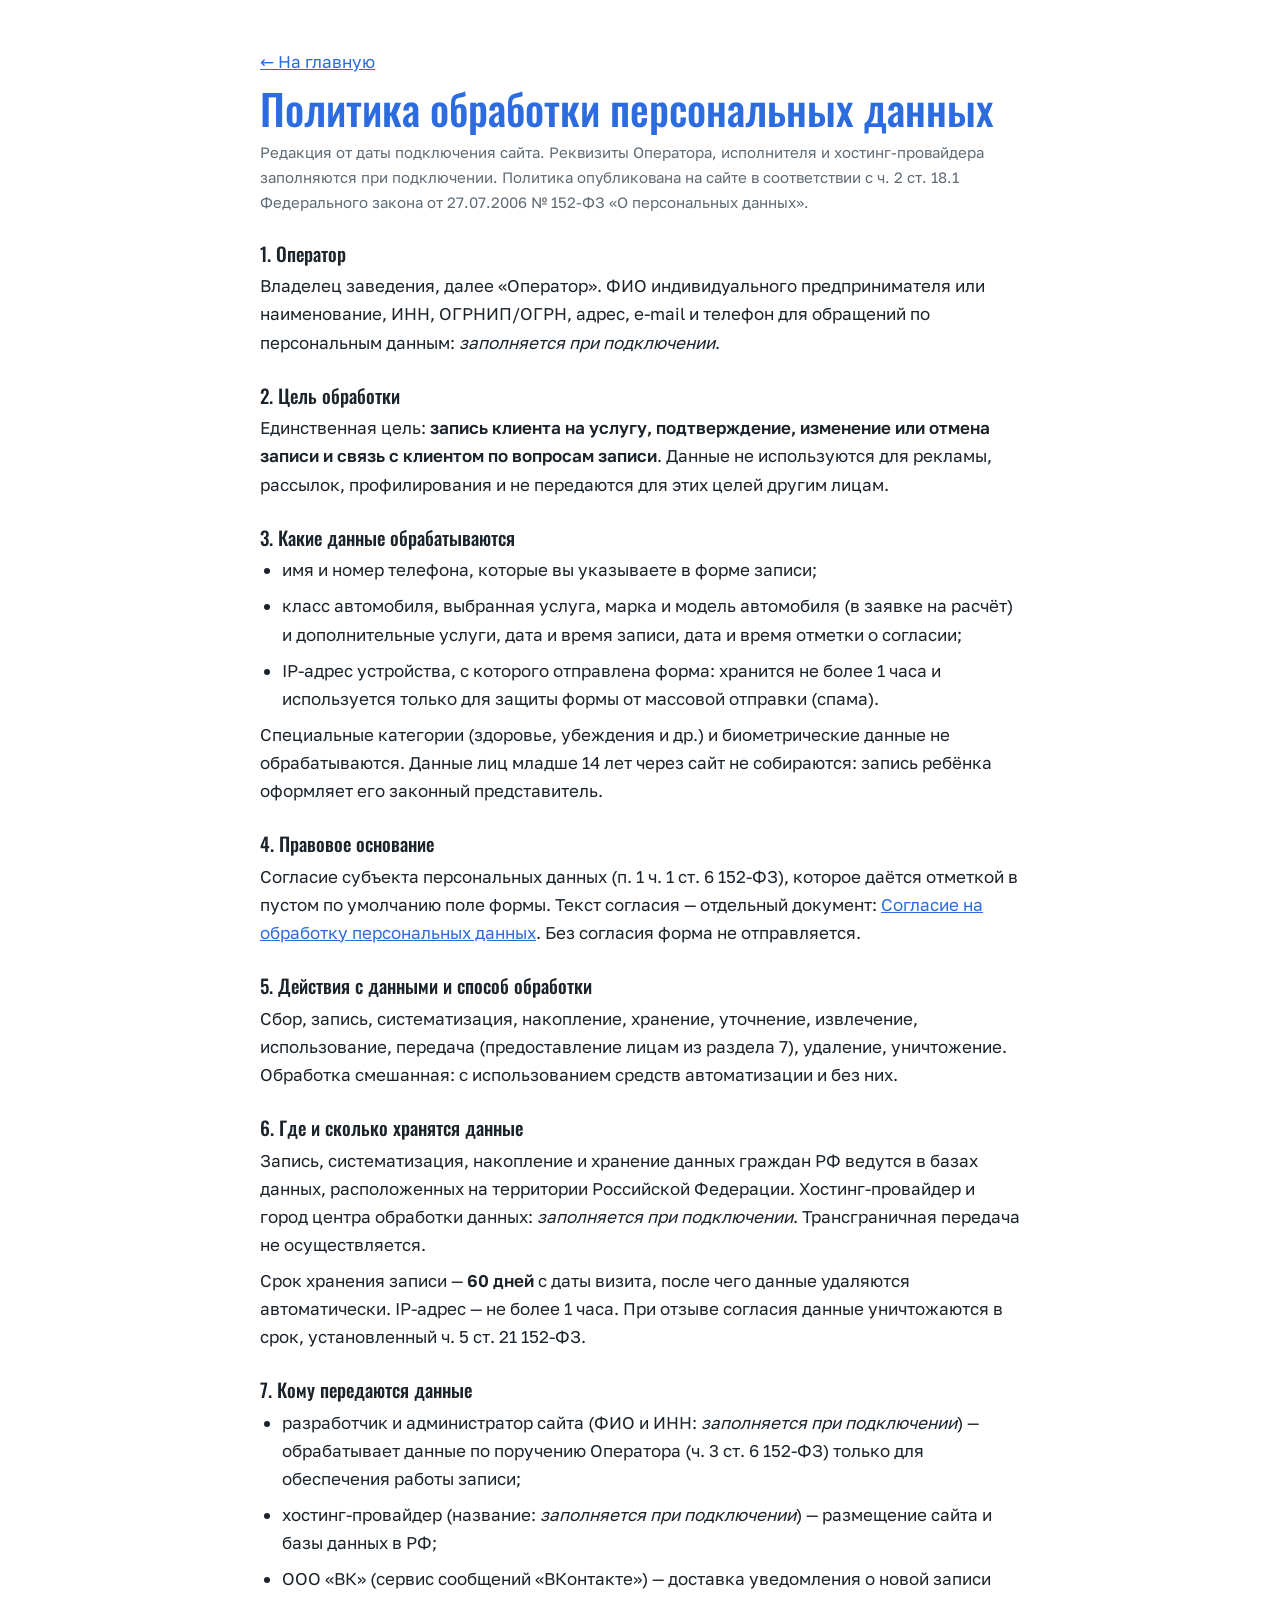
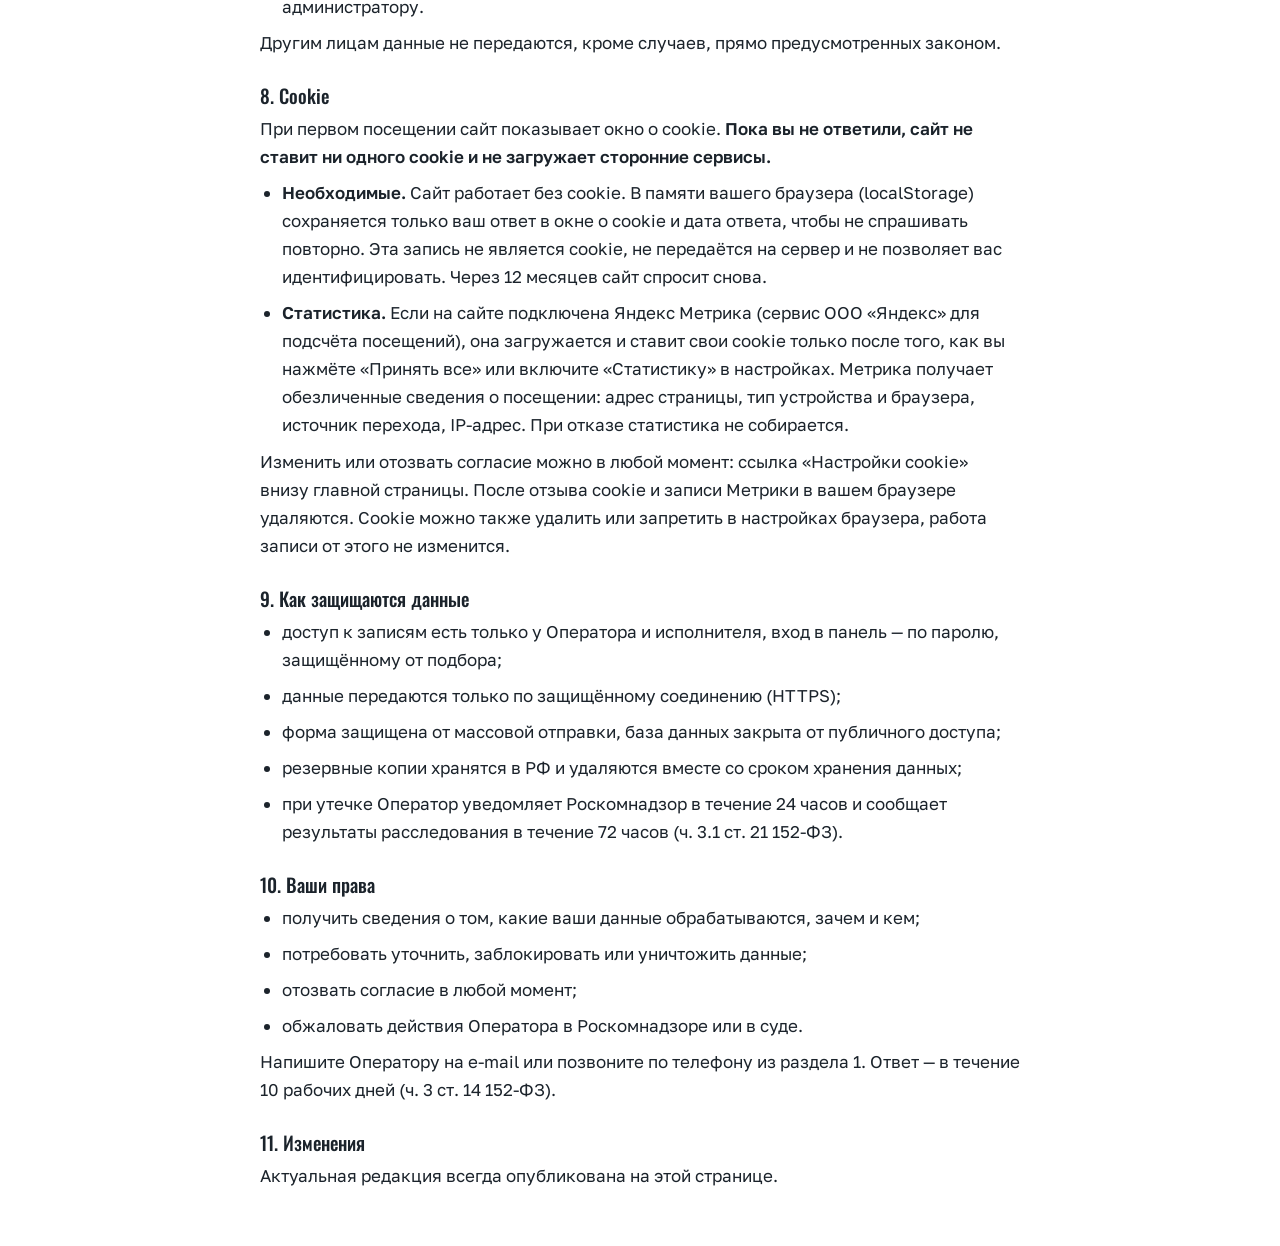
<file: privacy.html>
<!DOCTYPE html>
<html lang="ru">
<head>
<meta name="robots" content="noindex">
<meta charset="utf-8">
<meta name="viewport" content="width=device-width, initial-scale=1">
<title>Политика обработки персональных данных</title>
<link rel="icon" type="image/png" href="favicon.png">
<link rel="stylesheet" href="fonts/fonts.css">
<style>
:root{--bg:#ffffff;--ink:#1b232b;--muted:#5f6b75;--gold:#2d6cdf}
*{box-sizing:border-box;margin:0}
body{font-family:"Golos Text",system-ui,sans-serif;background:var(--bg);color:var(--ink);line-height:1.65;font-size:17px;padding:48px 24px}
main{max-width:760px;margin:0 auto}
h1,h2{font-family:Oswald,"Arial Narrow",sans-serif;font-weight:500;line-height:1.15}
h1{font-size:clamp(28px,6vw,42px);margin-bottom:8px;color:var(--gold)}
h2{font-size:19px;margin:28px 0 8px}
p,li{margin-bottom:8px}
ul{padding-left:22px}
a{color:var(--gold)}
:focus-visible{outline:2px solid var(--gold);outline-offset:3px}
.muted{color:var(--muted);font-size:15px}
</style>
</head>
<body>
<main>
<p><a href="index.html">← На главную</a></p>
<h1>Политика обработки персональных данных</h1>
<p class="muted">Редакция от даты подключения сайта. Реквизиты Оператора, исполнителя и хостинг-провайдера заполняются при подключении. Политика опубликована на сайте в соответствии с ч. 2 ст. 18.1 Федерального закона от 27.07.2006 № 152-ФЗ «О персональных данных».</p>

<h2>1. Оператор</h2>
<p>Владелец заведения, далее «Оператор». ФИО индивидуального предпринимателя или наименование, ИНН, ОГРНИП/ОГРН, адрес, e-mail и телефон для обращений по персональным данным: <i>заполняется при подключении</i>.</p>

<h2>2. Цель обработки</h2>
<p>Единственная цель: <b>запись клиента на услугу, подтверждение, изменение или отмена записи и связь с клиентом по вопросам записи</b>. Данные не используются для рекламы, рассылок, профилирования и не передаются для этих целей другим лицам.</p>

<h2>3. Какие данные обрабатываются</h2>
<ul>
<li>имя и номер телефона, которые вы указываете в форме записи;</li>
<li>класс автомобиля, выбранная услуга, марка и модель автомобиля (в заявке на расчёт) и дополнительные услуги, дата и время записи, дата и время отметки о согласии;</li>
<li>IP-адрес устройства, с которого отправлена форма: хранится не более 1 часа и используется только для защиты формы от массовой отправки (спама).</li>
</ul>
<p>Специальные категории (здоровье, убеждения и др.) и биометрические данные не обрабатываются. Данные лиц младше 14 лет через сайт не собираются: запись ребёнка оформляет его законный представитель.</p>

<h2>4. Правовое основание</h2>
<p>Согласие субъекта персональных данных (п. 1 ч. 1 ст. 6 152-ФЗ), которое даётся отметкой в пустом по умолчанию поле формы. Текст согласия — отдельный документ: <a href="soglasie.html">Согласие на обработку персональных данных</a>. Без согласия форма не отправляется.</p>

<h2>5. Действия с данными и способ обработки</h2>
<p>Сбор, запись, систематизация, накопление, хранение, уточнение, извлечение, использование, передача (предоставление лицам из раздела 7), удаление, уничтожение. Обработка смешанная: с использованием средств автоматизации и без них.</p>

<h2>6. Где и сколько хранятся данные</h2>
<p>Запись, систематизация, накопление и хранение данных граждан РФ ведутся в базах данных, расположенных на территории Российской Федерации. Хостинг-провайдер и город центра обработки данных: <i>заполняется при подключении</i>. Трансграничная передача не осуществляется.</p>
<p>Срок хранения записи — <b>60 дней</b> с даты визита, после чего данные удаляются автоматически. IP-адрес — не более 1 часа. При отзыве согласия данные уничтожаются в срок, установленный ч. 5 ст. 21 152-ФЗ.</p>

<h2>7. Кому передаются данные</h2>
<ul>
<li>разработчик и администратор сайта (ФИО и ИНН: <i>заполняется при подключении</i>) — обрабатывает данные по поручению Оператора (ч. 3 ст. 6 152-ФЗ) только для обеспечения работы записи;</li>
<li>хостинг-провайдер (название: <i>заполняется при подключении</i>) — размещение сайта и базы данных в РФ;</li>
<li>ООО «ВК» (сервис сообщений «ВКонтакте») — доставка уведомления о новой записи администратору.</li>
</ul>
<p>Другим лицам данные не передаются, кроме случаев, прямо предусмотренных законом.</p>

<h2 id="cookie">8. Cookie</h2>
<p>При первом посещении сайт показывает окно о cookie. <b>Пока вы не ответили, сайт не ставит ни одного cookie и не загружает сторонние сервисы.</b></p>
<ul>
<li><b>Необходимые.</b> Сайт работает без cookie. В памяти вашего браузера (localStorage) сохраняется только ваш ответ в окне о cookie и дата ответа, чтобы не спрашивать повторно. Эта запись не является cookie, не передаётся на сервер и не позволяет вас идентифицировать. Через 12 месяцев сайт спросит снова.</li>
<li><b>Статистика.</b> Если на сайте подключена Яндекс Метрика (сервис ООО «Яндекс» для подсчёта посещений), она загружается и ставит свои cookie только после того, как вы нажмёте «Принять все» или включите «Статистику» в настройках. Метрика получает обезличенные сведения о посещении: адрес страницы, тип устройства и браузера, источник перехода, IP-адрес. При отказе статистика не собирается.</li>
</ul>
<p>Изменить или отозвать согласие можно в любой момент: ссылка «Настройки cookie» внизу главной страницы. После отзыва cookie и записи Метрики в вашем браузере удаляются. Cookie можно также удалить или запретить в настройках браузера, работа записи от этого не изменится.</p>

<h2>9. Как защищаются данные</h2>
<ul>
<li>доступ к записям есть только у Оператора и исполнителя, вход в панель — по паролю, защищённому от подбора;</li>
<li>данные передаются только по защищённому соединению (HTTPS);</li>
<li>форма защищена от массовой отправки, база данных закрыта от публичного доступа;</li>
<li>резервные копии хранятся в РФ и удаляются вместе со сроком хранения данных;</li>
<li>при утечке Оператор уведомляет Роскомнадзор в течение 24 часов и сообщает результаты расследования в течение 72 часов (ч. 3.1 ст. 21 152-ФЗ).</li>
</ul>

<h2>10. Ваши права</h2>
<ul>
<li>получить сведения о том, какие ваши данные обрабатываются, зачем и кем;</li>
<li>потребовать уточнить, заблокировать или уничтожить данные;</li>
<li>отозвать согласие в любой момент;</li>
<li>обжаловать действия Оператора в Роскомнадзоре или в суде.</li>
</ul>
<p>Напишите Оператору на e-mail или позвоните по телефону из раздела 1. Ответ — в течение 10 рабочих дней (ч. 3 ст. 14 152-ФЗ).</p>

<h2>11. Изменения</h2>
<p>Актуальная редакция всегда опубликована на этой странице.</p>
</main>
</body>
</html>
</file>
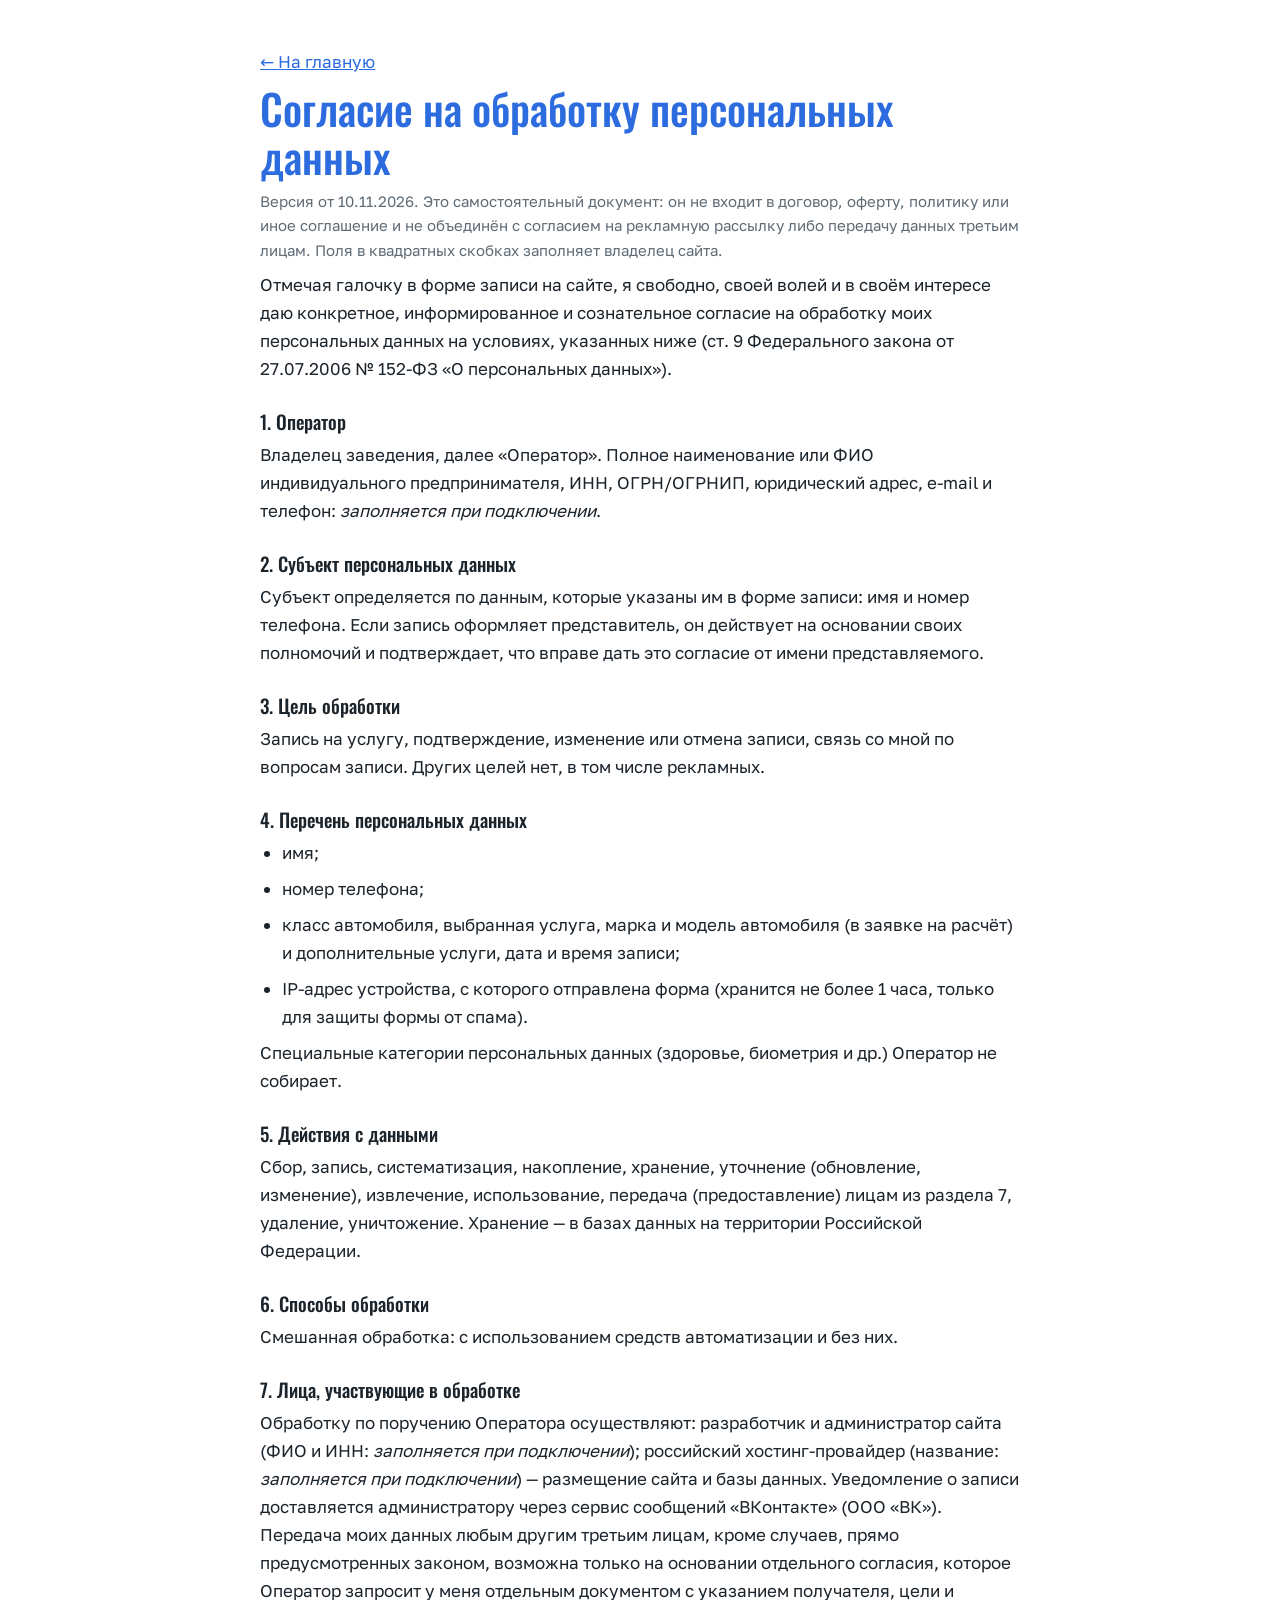
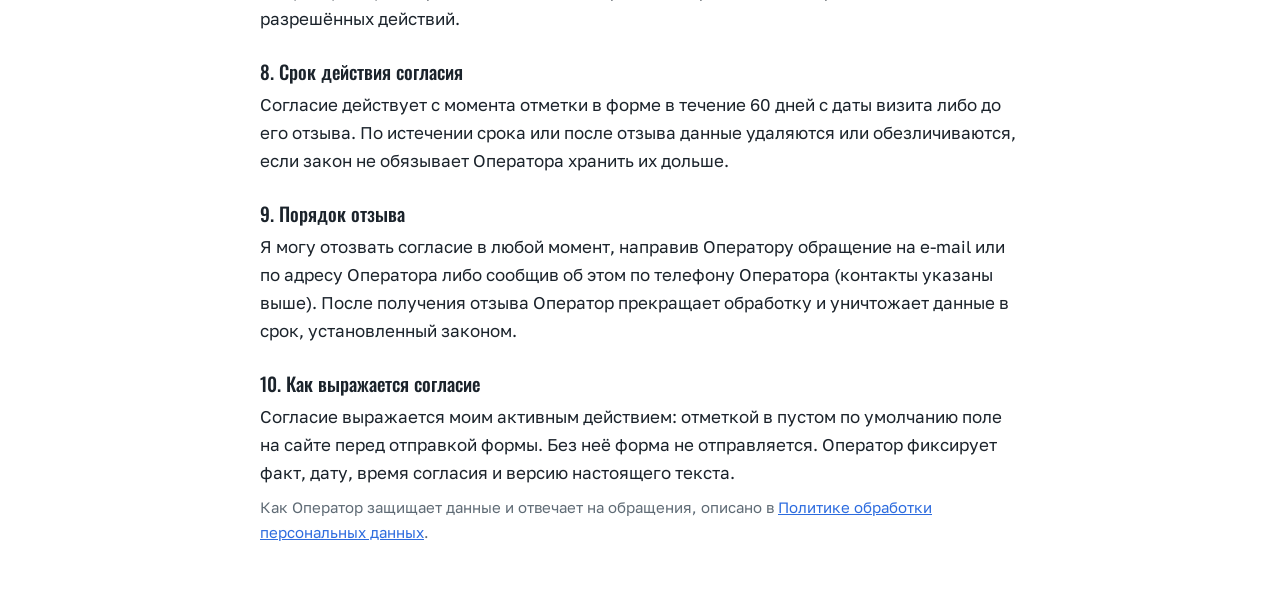
<file: soglasie.html>
<!DOCTYPE html>
<html lang="ru">
<head>
<meta name="robots" content="noindex">
<meta charset="utf-8">
<meta name="viewport" content="width=device-width, initial-scale=1">
<title>Согласие на обработку персональных данных</title>
<link rel="icon" type="image/png" href="favicon.png">
<link rel="stylesheet" href="fonts/fonts.css">
<style>
:root{--bg:#ffffff;--ink:#1b232b;--muted:#5f6b75;--gold:#2d6cdf}
*{box-sizing:border-box;margin:0}
body{font-family:"Golos Text",system-ui,sans-serif;background:var(--bg);color:var(--ink);line-height:1.65;font-size:17px;padding:48px 24px}
main{max-width:760px;margin:0 auto}
h1,h2{font-family:Oswald,"Arial Narrow",sans-serif;font-weight:500;line-height:1.15}
h1{font-size:clamp(28px,6vw,42px);margin-bottom:8px;color:var(--gold)}
h2{font-size:19px;margin:28px 0 8px}
p,li{margin-bottom:8px}
ul{padding-left:22px}
a{color:var(--gold)}
:focus-visible{outline:2px solid var(--gold);outline-offset:3px}
.muted{color:var(--muted);font-size:15px}
</style>
</head>
<body>
<main>
<p><a href="index.html">← На главную</a></p>
<h1>Согласие на обработку персональных данных</h1>
<p class="muted">Версия от 10.11.2026. Это самостоятельный документ: он не входит в договор, оферту, политику или иное соглашение и не объединён с согласием на рекламную рассылку либо передачу данных третьим лицам. Поля в квадратных скобках заполняет владелец сайта.</p>

<p>Отмечая галочку в форме записи на сайте, я свободно, своей волей и в своём интересе даю конкретное, информированное и сознательное согласие на обработку моих персональных данных на условиях, указанных ниже (ст. 9 Федерального закона от 27.07.2006 № 152-ФЗ «О персональных данных»).</p>

<h2>1. Оператор</h2>
<p>Владелец заведения, далее «Оператор». Полное наименование или ФИО индивидуального предпринимателя, ИНН, ОГРН/ОГРНИП, юридический адрес, e-mail и телефон: <i>заполняется при подключении</i>.</p>

<h2>2. Субъект персональных данных</h2>
<p>Субъект определяется по данным, которые указаны им в форме записи: имя и номер телефона. Если запись оформляет представитель, он действует на основании своих полномочий и подтверждает, что вправе дать это согласие от имени представляемого.</p>

<h2>3. Цель обработки</h2>
<p>Запись на услугу, подтверждение, изменение или отмена записи, связь со мной по вопросам записи. Других целей нет, в том числе рекламных.</p>

<h2>4. Перечень персональных данных</h2>
<ul>
<li>имя;</li>
<li>номер телефона;</li>
<li>класс автомобиля, выбранная услуга, марка и модель автомобиля (в заявке на расчёт) и дополнительные услуги, дата и время записи;</li>
<li>IP-адрес устройства, с которого отправлена форма (хранится не более 1 часа, только для защиты формы от спама).</li>
</ul>
<p>Специальные категории персональных данных (здоровье, биометрия и др.) Оператор не собирает.</p>

<h2>5. Действия с данными</h2>
<p>Сбор, запись, систематизация, накопление, хранение, уточнение (обновление, изменение), извлечение, использование, передача (предоставление) лицам из раздела 7, удаление, уничтожение. Хранение — в базах данных на территории Российской Федерации.</p>

<h2>6. Способы обработки</h2>
<p>Смешанная обработка: с использованием средств автоматизации и без них.</p>

<h2>7. Лица, участвующие в обработке</h2>
<p>Обработку по поручению Оператора осуществляют: разработчик и администратор сайта (ФИО и ИНН: <i>заполняется при подключении</i>); российский хостинг-провайдер (название: <i>заполняется при подключении</i>) — размещение сайта и базы данных. Уведомление о записи доставляется администратору через сервис сообщений «ВКонтакте» (ООО «ВК»). Передача моих данных любым другим третьим лицам, кроме случаев, прямо предусмотренных законом, возможна только на основании отдельного согласия, которое Оператор запросит у меня отдельным документом с указанием получателя, цели и разрешённых действий.</p>

<h2>8. Срок действия согласия</h2>
<p>Согласие действует с момента отметки в форме в течение 60 дней с даты визита либо до его отзыва. По истечении срока или после отзыва данные удаляются или обезличиваются, если закон не обязывает Оператора хранить их дольше.</p>

<h2>9. Порядок отзыва</h2>
<p>Я могу отозвать согласие в любой момент, направив Оператору обращение на e-mail или по адресу Оператора либо сообщив об этом по телефону Оператора (контакты указаны выше). После получения отзыва Оператор прекращает обработку и уничтожает данные в срок, установленный законом.</p>

<h2>10. Как выражается согласие</h2>
<p>Согласие выражается моим активным действием: отметкой в пустом по умолчанию поле на сайте перед отправкой формы. Без неё форма не отправляется. Оператор фиксирует факт, дату, время согласия и версию настоящего текста.</p>

<p class="muted">Как Оператор защищает данные и отвечает на обращения, описано в <a href="privacy.html">Политике обработки персональных данных</a>.</p>
</main>
</body>
</html>
</file>
<file: fonts/fonts.css>
/* Шрифты лежат на самом сайте, а не грузятся с Google Fonts: так IP посетителей не уходит за рубеж (152-ФЗ). Лицензия SIL OFL 1.1, тексты рядом. */
@font-face{font-family:'Rubik';font-style:normal;font-weight:400 600;font-display:swap;src:url(Rubik-cyrillic-400.woff2) format('woff2');unicode-range:U+0301, U+0400-045F, U+0490-0491, U+04B0-04B1, U+2116}
@font-face{font-family:'Rubik';font-style:normal;font-weight:400 600;font-display:swap;src:url(Rubik-latin-400.woff2) format('woff2');unicode-range:U+0000-00FF, U+0131, U+0152-0153, U+02BB-02BC, U+02C6, U+02DA, U+02DC, U+0304, U+0308, U+0329, U+2000-206F, U+20AC, U+2122, U+2191, U+2193, U+2212, U+2215, U+FEFF, U+FFFD}
@font-face{font-family:'Nunito';font-style:normal;font-weight:400 700;font-display:swap;src:url(Nunito-cyrillic-400.woff2) format('woff2');unicode-range:U+0301, U+0400-045F, U+0490-0491, U+04B0-04B1, U+2116}
@font-face{font-family:'Nunito';font-style:normal;font-weight:400 700;font-display:swap;src:url(Nunito-latin-400.woff2) format('woff2');unicode-range:U+0000-00FF, U+0131, U+0152-0153, U+02BB-02BC, U+02C6, U+02DA, U+02DC, U+0304, U+0308, U+0329, U+2000-206F, U+20AC, U+2122, U+2191, U+2193, U+2212, U+2215, U+FEFF, U+FFFD}
@font-face{font-family:'Golos Text';font-style:normal;font-weight:400 600;font-display:swap;src:url(GolosText-cyrillic-400.woff2) format('woff2');unicode-range:U+0301, U+0400-045F, U+0490-0491, U+04B0-04B1, U+2116}
@font-face{font-family:'Golos Text';font-style:normal;font-weight:400 600;font-display:swap;src:url(GolosText-latin-400.woff2) format('woff2');unicode-range:U+0000-00FF, U+0131, U+0152-0153, U+02BB-02BC, U+02C6, U+02DA, U+02DC, U+0304, U+0308, U+0329, U+2000-206F, U+20AC, U+2122, U+2191, U+2193, U+2212, U+2215, U+FEFF, U+FFFD}
@font-face{font-family:'Oswald';font-style:normal;font-weight:500 700;font-display:swap;src:url(Oswald-cyrillic-500.woff2) format('woff2');unicode-range:U+0301, U+0400-045F, U+0490-0491, U+04B0-04B1, U+2116}
@font-face{font-family:'Oswald';font-style:normal;font-weight:500 700;font-display:swap;src:url(Oswald-latin-500.woff2) format('woff2');unicode-range:U+0000-00FF, U+0131, U+0152-0153, U+02BB-02BC, U+02C6, U+02DA, U+02DC, U+0304, U+0308, U+0329, U+2000-206F, U+20AC, U+2122, U+2191, U+2193, U+2212, U+2215, U+FEFF, U+FFFD}
</file>
